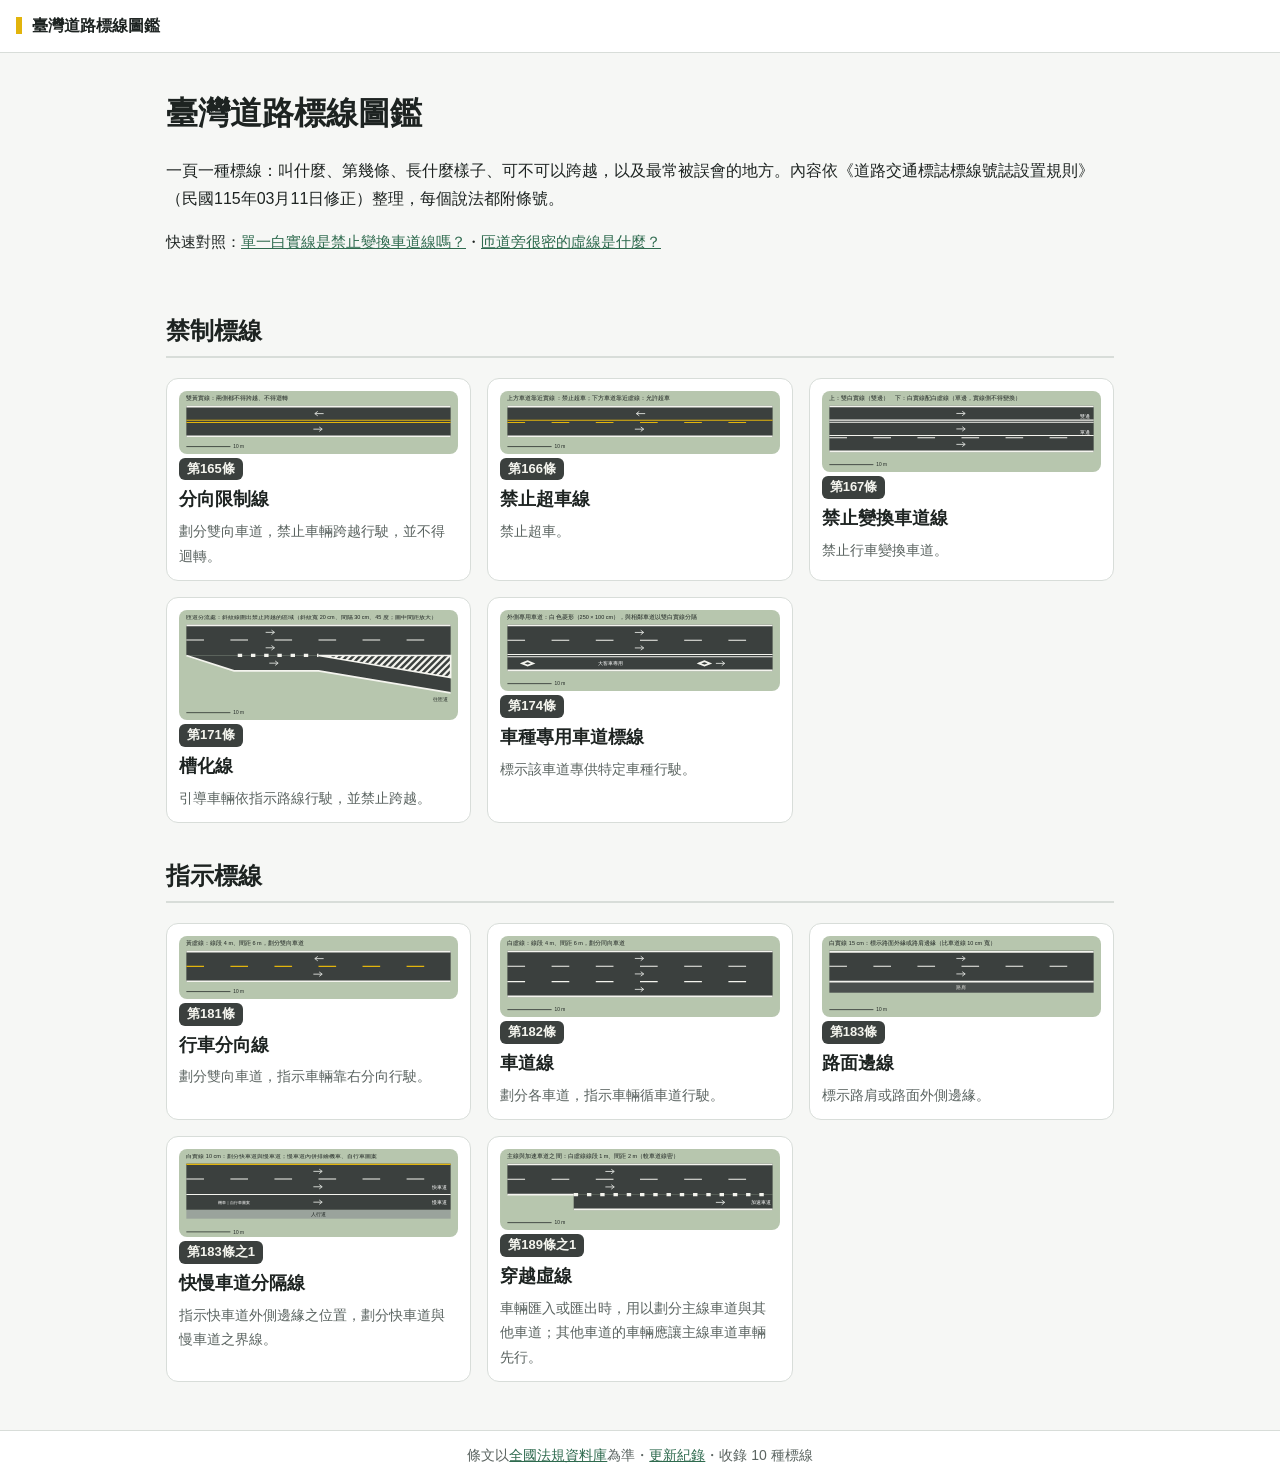
<file: index.html>
<!doctype html>
<html lang="zh-Hant-TW">
<head>
<meta charset="utf-8">
<meta name="viewport" content="width=device-width, initial-scale=1">
<title>臺灣道路標線圖鑑</title>
<meta name="description" content="依《道路交通標誌標線號誌設置規則》整理的道路標線圖鑑，每頁一種標線，附條號、示意圖與常見誤解。">
<link rel="stylesheet" href="assets/style.css">
</head>
<body>
<header class="site"><a class="brand" href="index.html">臺灣道路標線圖鑑</a></header>
<main>
<section class="hero"><h1>臺灣道路標線圖鑑</h1>
<p>一頁一種標線：叫什麼、第幾條、長什麼樣子、可不可以跨越，以及最常被誤會的地方。內容依《道路交通標誌標線號誌設置規則》（民國115年03月11日修正）整理，每個說法都附條號。</p>
<p class="quick">快速對照：<a href="markings/167-jinzhi-bianhuan.html">單一白實線是禁止變換車道線嗎？</a>・<a href="markings/189-1-chuanyue-xu.html">匝道旁很密的虛線是什麼？</a></p></section>
<section class="group" id="禁制標線"><h2>禁制標線</h2><div class="grid"><a class="card" href="markings/165-fenxiang-xianzhi.html" data-group="禁制標線"><img src="assets/diagrams/165-fenxiang-xianzhi.svg" alt=""><span class="badge">第165條</span><strong>分向限制線</strong><span class="sum">劃分雙向車道，禁止車輛跨越行駛，並不得迴轉。</span></a><a class="card" href="markings/166-jinzhi-chaoche.html" data-group="禁制標線"><img src="assets/diagrams/166-jinzhi-chaoche.svg" alt=""><span class="badge">第166條</span><strong>禁止超車線</strong><span class="sum">禁止超車。</span></a><a class="card" href="markings/167-jinzhi-bianhuan.html" data-group="禁制標線"><img src="assets/diagrams/167-jinzhi-bianhuan.svg" alt=""><span class="badge">第167條</span><strong>禁止變換車道線</strong><span class="sum">禁止行車變換車道。</span></a><a class="card" href="markings/171-caohua.html" data-group="禁制標線"><img src="assets/diagrams/171-caohua.svg" alt=""><span class="badge">第171條</span><strong>槽化線</strong><span class="sum">引導車輛依指示路線行駛，並禁止跨越。</span></a><a class="card" href="markings/174-chezhong-zhuanyong.html" data-group="禁制標線"><img src="assets/diagrams/174-chezhong-zhuanyong.svg" alt=""><span class="badge">第174條</span><strong>車種專用車道標線</strong><span class="sum">標示該車道專供特定車種行駛。</span></a></div></section><section class="group" id="指示標線"><h2>指示標線</h2><div class="grid"><a class="card" href="markings/181-xingche-fenxiang.html" data-group="指示標線"><img src="assets/diagrams/181-xingche-fenxiang.svg" alt=""><span class="badge">第181條</span><strong>行車分向線</strong><span class="sum">劃分雙向車道，指示車輛靠右分向行駛。</span></a><a class="card" href="markings/182-chedao.html" data-group="指示標線"><img src="assets/diagrams/182-chedao.svg" alt=""><span class="badge">第182條</span><strong>車道線</strong><span class="sum">劃分各車道，指示車輛循車道行駛。</span></a><a class="card" href="markings/183-lumian-bian.html" data-group="指示標線"><img src="assets/diagrams/183-lumian-bian.svg" alt=""><span class="badge">第183條</span><strong>路面邊線</strong><span class="sum">標示路肩或路面外側邊緣。</span></a><a class="card" href="markings/183-1-kuaiman-fenge.html" data-group="指示標線"><img src="assets/diagrams/183-1-kuaiman-fenge.svg" alt=""><span class="badge">第183條之1</span><strong>快慢車道分隔線</strong><span class="sum">指示快車道外側邊緣之位置，劃分快車道與慢車道之界線。</span></a><a class="card" href="markings/189-1-chuanyue-xu.html" data-group="指示標線"><img src="assets/diagrams/189-1-chuanyue-xu.svg" alt=""><span class="badge">第189條之1</span><strong>穿越虛線</strong><span class="sum">車輛匯入或匯出時，用以劃分主線車道與其他車道；其他車道的車輛應讓主線車道車輛先行。</span></a></div></section>
</main>
<footer class="site">條文以<a href="https://law.moj.gov.tw/LawClass/LawAll.aspx?pcode=K0040014">全國法規資料庫</a>為準・<a href="changelog.html">更新紀錄</a>・收錄 10 種標線</footer>
</body>
</html>
</file>
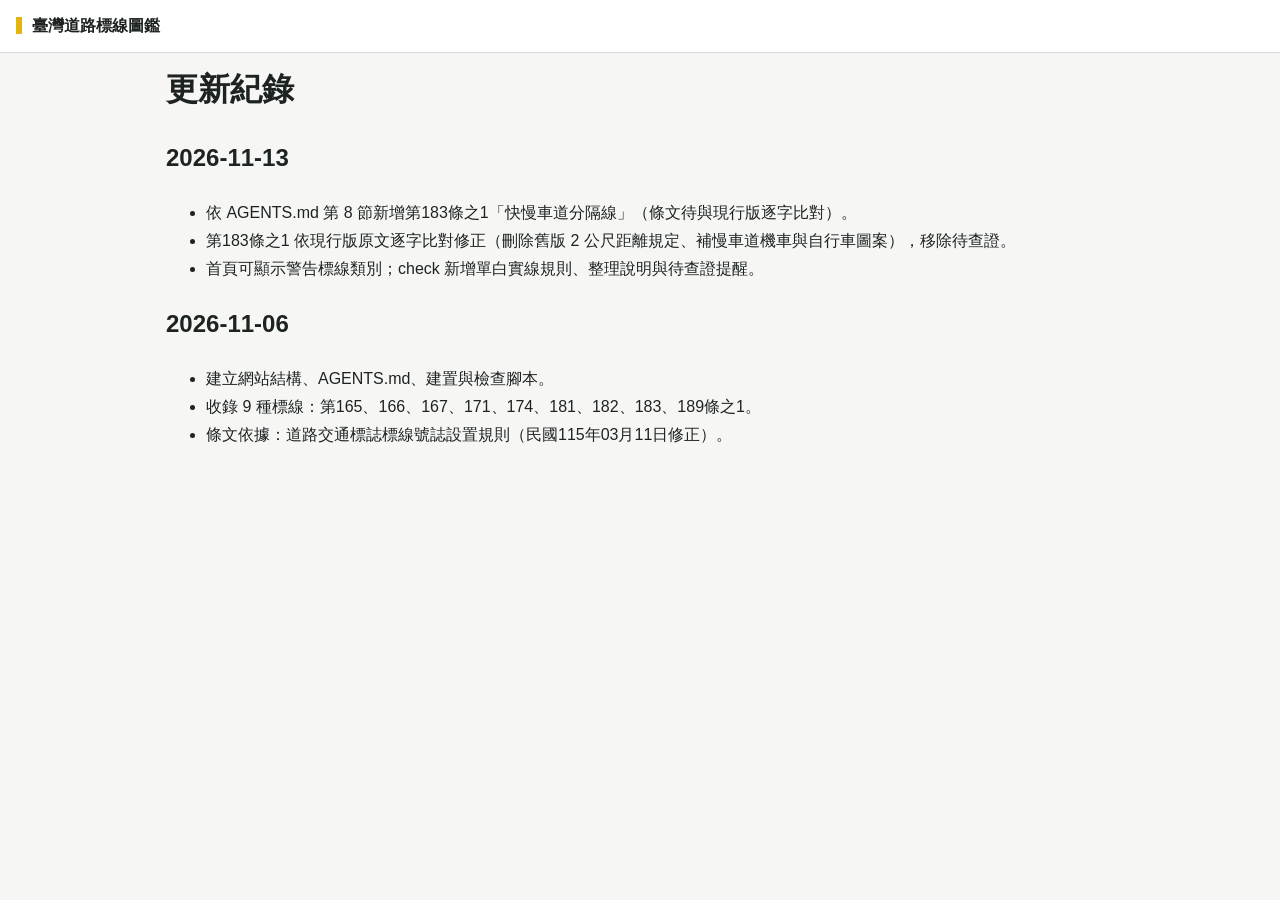
<file: changelog.html>
<!doctype html>
<html lang="zh-Hant-TW">
<head>
<meta charset="utf-8">
<meta name="viewport" content="width=device-width, initial-scale=1">
<title>更新紀錄｜臺灣道路標線圖鑑</title>
<meta name="description" content="依《道路交通標誌標線號誌設置規則》整理的道路標線圖鑑，每頁一種標線，附條號、示意圖與常見誤解。">
<link rel="stylesheet" href="assets/style.css">
</head>
<body>
<header class="site"><a class="brand" href="index.html">臺灣道路標線圖鑑</a></header>
<main class="page"><h1>更新紀錄</h1><ul></ul><h2>2026-11-13</h2><ul><li>依 AGENTS.md 第 8 節新增第183條之1「快慢車道分隔線」（條文待與現行版逐字比對）。</li><li>第183條之1 依現行版原文逐字比對修正（刪除舊版 2 公尺距離規定、補慢車道機車與自行車圖案），移除待查證。</li><li>首頁可顯示警告標線類別；check 新增單白實線規則、整理說明與待查證提醒。</li></ul><h2>2026-11-06</h2><ul><li>建立網站結構、AGENTS.md、建置與檢查腳本。</li><li>收錄 9 種標線：第165、166、167、171、174、181、182、183、189條之1。</li><li>條文依據：道路交通標誌標線號誌設置規則（民國115年03月11日修正）。</li></ul></main></body></html>
</file>
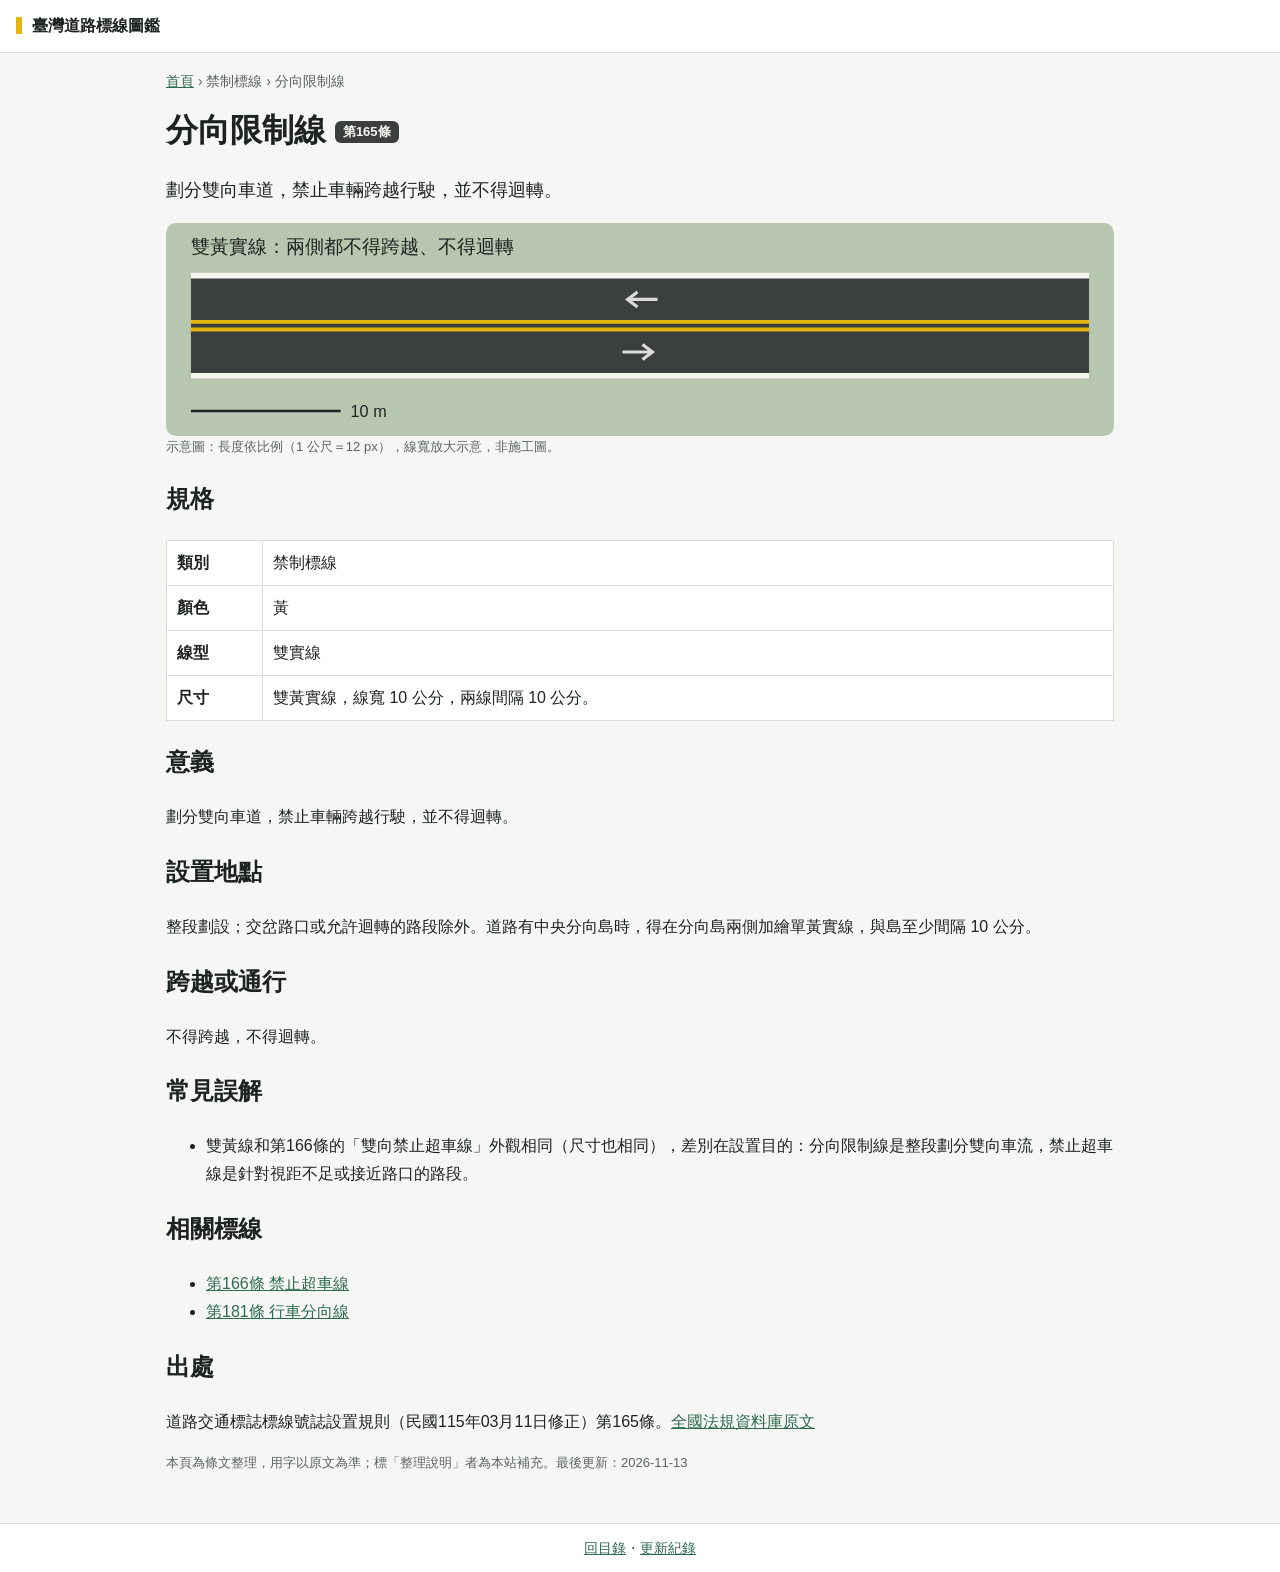
<file: markings/165-fenxiang-xianzhi.html>
<!doctype html>
<html lang="zh-Hant-TW">
<head>
<meta charset="utf-8">
<meta name="viewport" content="width=device-width, initial-scale=1">
<title>分向限制線｜臺灣道路標線圖鑑</title>
<meta name="description" content="第165條 分向限制線：劃分雙向車道，禁止車輛跨越行駛，並不得迴轉。">
<link rel="stylesheet" href="../assets/style.css">
</head>
<body>
<header class="site"><a class="brand" href="../index.html">臺灣道路標線圖鑑</a></header>
<main class="page" data-id="165">
<nav class="crumb"><a href="../index.html">首頁</a> › 禁制標線 › 分向限制線</nav>
<h1>分向限制線 <span class="badge">第165條</span></h1>
<p class="lead">劃分雙向車道，禁止車輛跨越行駛，並不得迴轉。</p>

<figure id="diagram"><img src="../assets/diagrams/165-fenxiang-xianzhi.svg" alt="分向限制線示意圖" width="760">
<figcaption>示意圖：長度依比例（1 公尺＝12 px），線寬放大示意，非施工圖。</figcaption></figure>
<section id="spec"><h2>規格</h2>
<table><tr><th>類別</th><td>禁制標線</td></tr><tr><th>顏色</th><td>黃</td></tr>
<tr><th>線型</th><td>雙實線</td></tr><tr><th>尺寸</th><td>雙黃實線，線寬 10 公分，兩線間隔 10 公分。</td></tr></table></section>
<section id="meaning"><h2>意義</h2><p>劃分雙向車道，禁止車輛跨越行駛，並不得迴轉。</p></section>
<section id="where"><h2>設置地點</h2><p>整段劃設；交岔路口或允許迴轉的路段除外。道路有中央分向島時，得在分向島兩側加繪單黃實線，與島至少間隔 10 公分。</p></section>
<section id="crossing"><h2>跨越或通行</h2><p>不得跨越，不得迴轉。</p></section>
<section id="misread"><h2>常見誤解</h2><ul><li>雙黃線和第166條的「雙向禁止超車線」外觀相同（尺寸也相同），差別在設置目的：分向限制線是整段劃分雙向車流，禁止超車線是針對視距不足或接近路口的路段。</li></ul></section>
<section id="related"><h2>相關標線</h2><ul><li><a href="166-jinzhi-chaoche.html">第166條 禁止超車線</a></li><li><a href="181-xingche-fenxiang.html">第181條 行車分向線</a></li></ul></section>
<section id="source"><h2>出處</h2><p>道路交通標誌標線號誌設置規則（民國115年03月11日修正）第165條。<a href="https://law.moj.gov.tw/LawClass/LawAll.aspx?pcode=K0040014">全國法規資料庫原文</a></p>
<p class="note">本頁為條文整理，用字以原文為準；標「整理說明」者為本站補充。最後更新：2026-11-13</p></section>
</main>
<footer class="site"><a href="../index.html">回目錄</a>・<a href="../changelog.html">更新紀錄</a></footer>
</body>
</html>
</file>
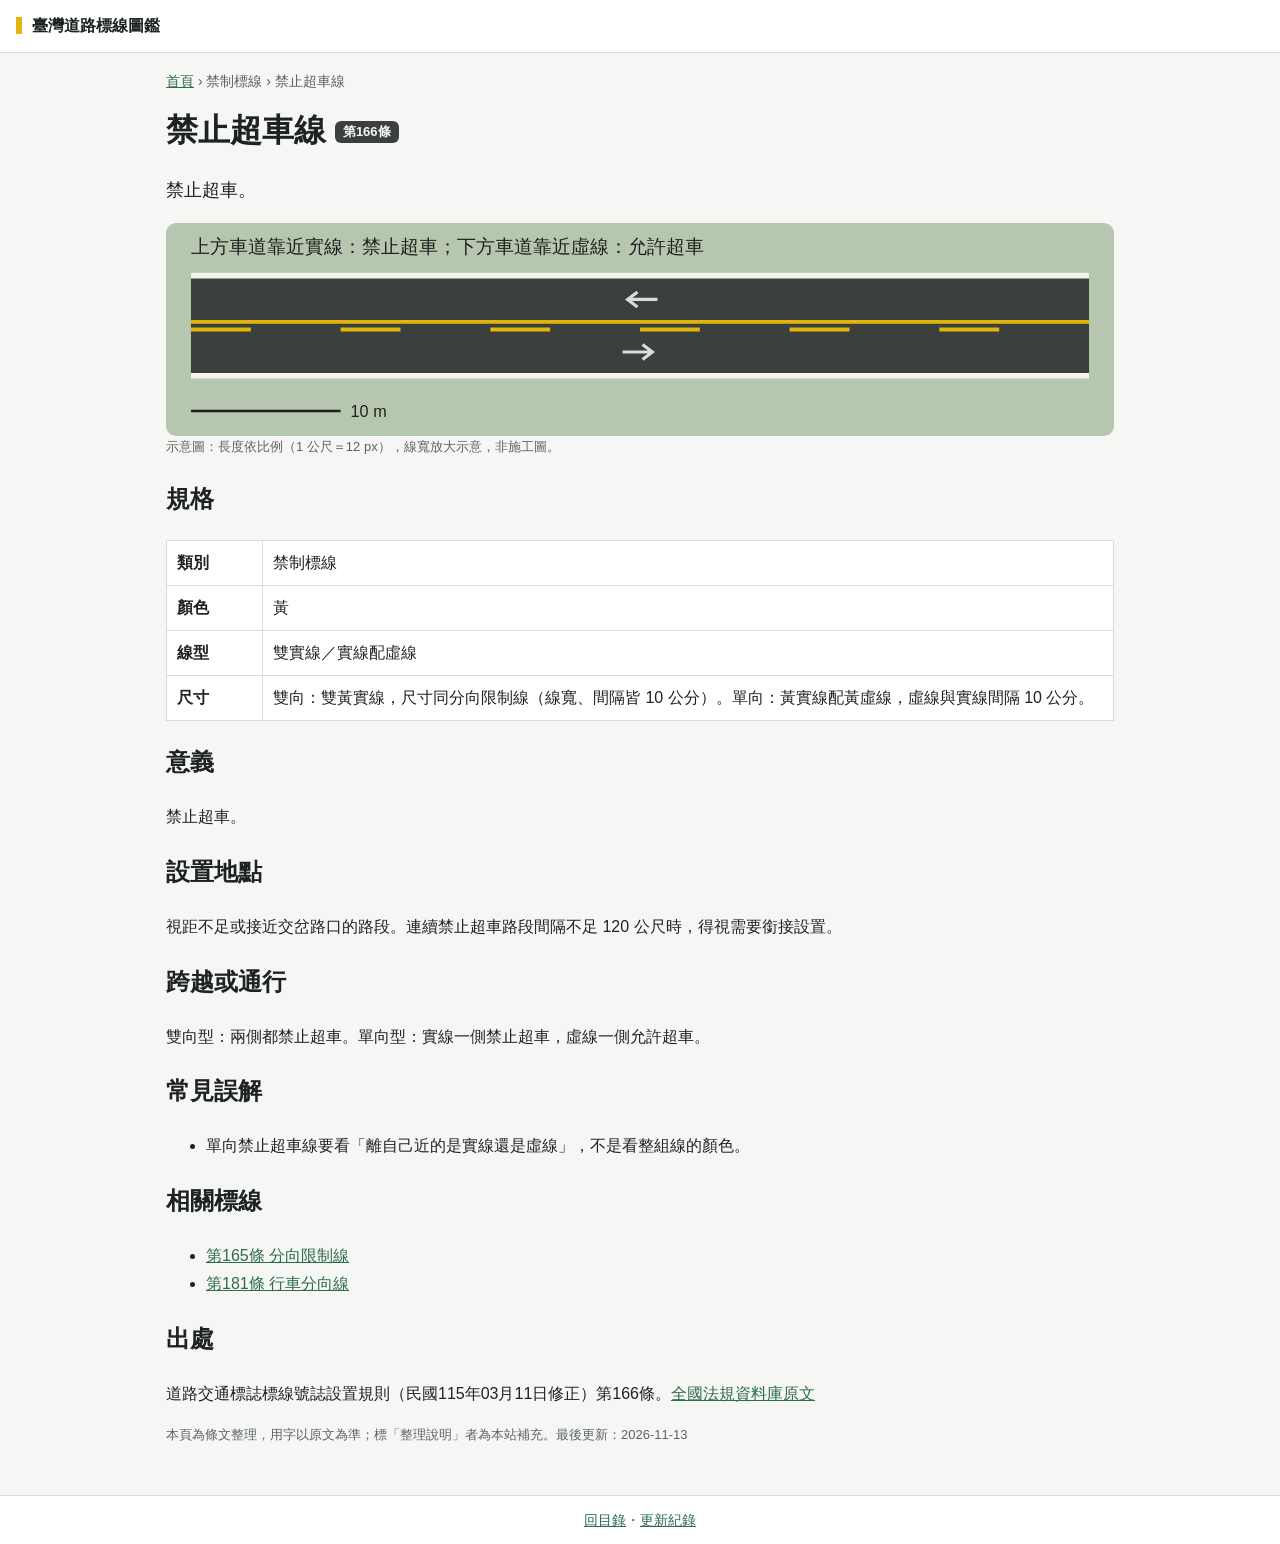
<file: markings/166-jinzhi-chaoche.html>
<!doctype html>
<html lang="zh-Hant-TW">
<head>
<meta charset="utf-8">
<meta name="viewport" content="width=device-width, initial-scale=1">
<title>禁止超車線｜臺灣道路標線圖鑑</title>
<meta name="description" content="第166條 禁止超車線：禁止超車。">
<link rel="stylesheet" href="../assets/style.css">
</head>
<body>
<header class="site"><a class="brand" href="../index.html">臺灣道路標線圖鑑</a></header>
<main class="page" data-id="166">
<nav class="crumb"><a href="../index.html">首頁</a> › 禁制標線 › 禁止超車線</nav>
<h1>禁止超車線 <span class="badge">第166條</span></h1>
<p class="lead">禁止超車。</p>

<figure id="diagram"><img src="../assets/diagrams/166-jinzhi-chaoche.svg" alt="禁止超車線示意圖" width="760">
<figcaption>示意圖：長度依比例（1 公尺＝12 px），線寬放大示意，非施工圖。</figcaption></figure>
<section id="spec"><h2>規格</h2>
<table><tr><th>類別</th><td>禁制標線</td></tr><tr><th>顏色</th><td>黃</td></tr>
<tr><th>線型</th><td>雙實線／實線配虛線</td></tr><tr><th>尺寸</th><td>雙向：雙黃實線，尺寸同分向限制線（線寬、間隔皆 10 公分）。單向：黃實線配黃虛線，虛線與實線間隔 10 公分。</td></tr></table></section>
<section id="meaning"><h2>意義</h2><p>禁止超車。</p></section>
<section id="where"><h2>設置地點</h2><p>視距不足或接近交岔路口的路段。連續禁止超車路段間隔不足 120 公尺時，得視需要銜接設置。</p></section>
<section id="crossing"><h2>跨越或通行</h2><p>雙向型：兩側都禁止超車。單向型：實線一側禁止超車，虛線一側允許超車。</p></section>
<section id="misread"><h2>常見誤解</h2><ul><li>單向禁止超車線要看「離自己近的是實線還是虛線」，不是看整組線的顏色。</li></ul></section>
<section id="related"><h2>相關標線</h2><ul><li><a href="165-fenxiang-xianzhi.html">第165條 分向限制線</a></li><li><a href="181-xingche-fenxiang.html">第181條 行車分向線</a></li></ul></section>
<section id="source"><h2>出處</h2><p>道路交通標誌標線號誌設置規則（民國115年03月11日修正）第166條。<a href="https://law.moj.gov.tw/LawClass/LawAll.aspx?pcode=K0040014">全國法規資料庫原文</a></p>
<p class="note">本頁為條文整理，用字以原文為準；標「整理說明」者為本站補充。最後更新：2026-11-13</p></section>
</main>
<footer class="site"><a href="../index.html">回目錄</a>・<a href="../changelog.html">更新紀錄</a></footer>
</body>
</html>
</file>
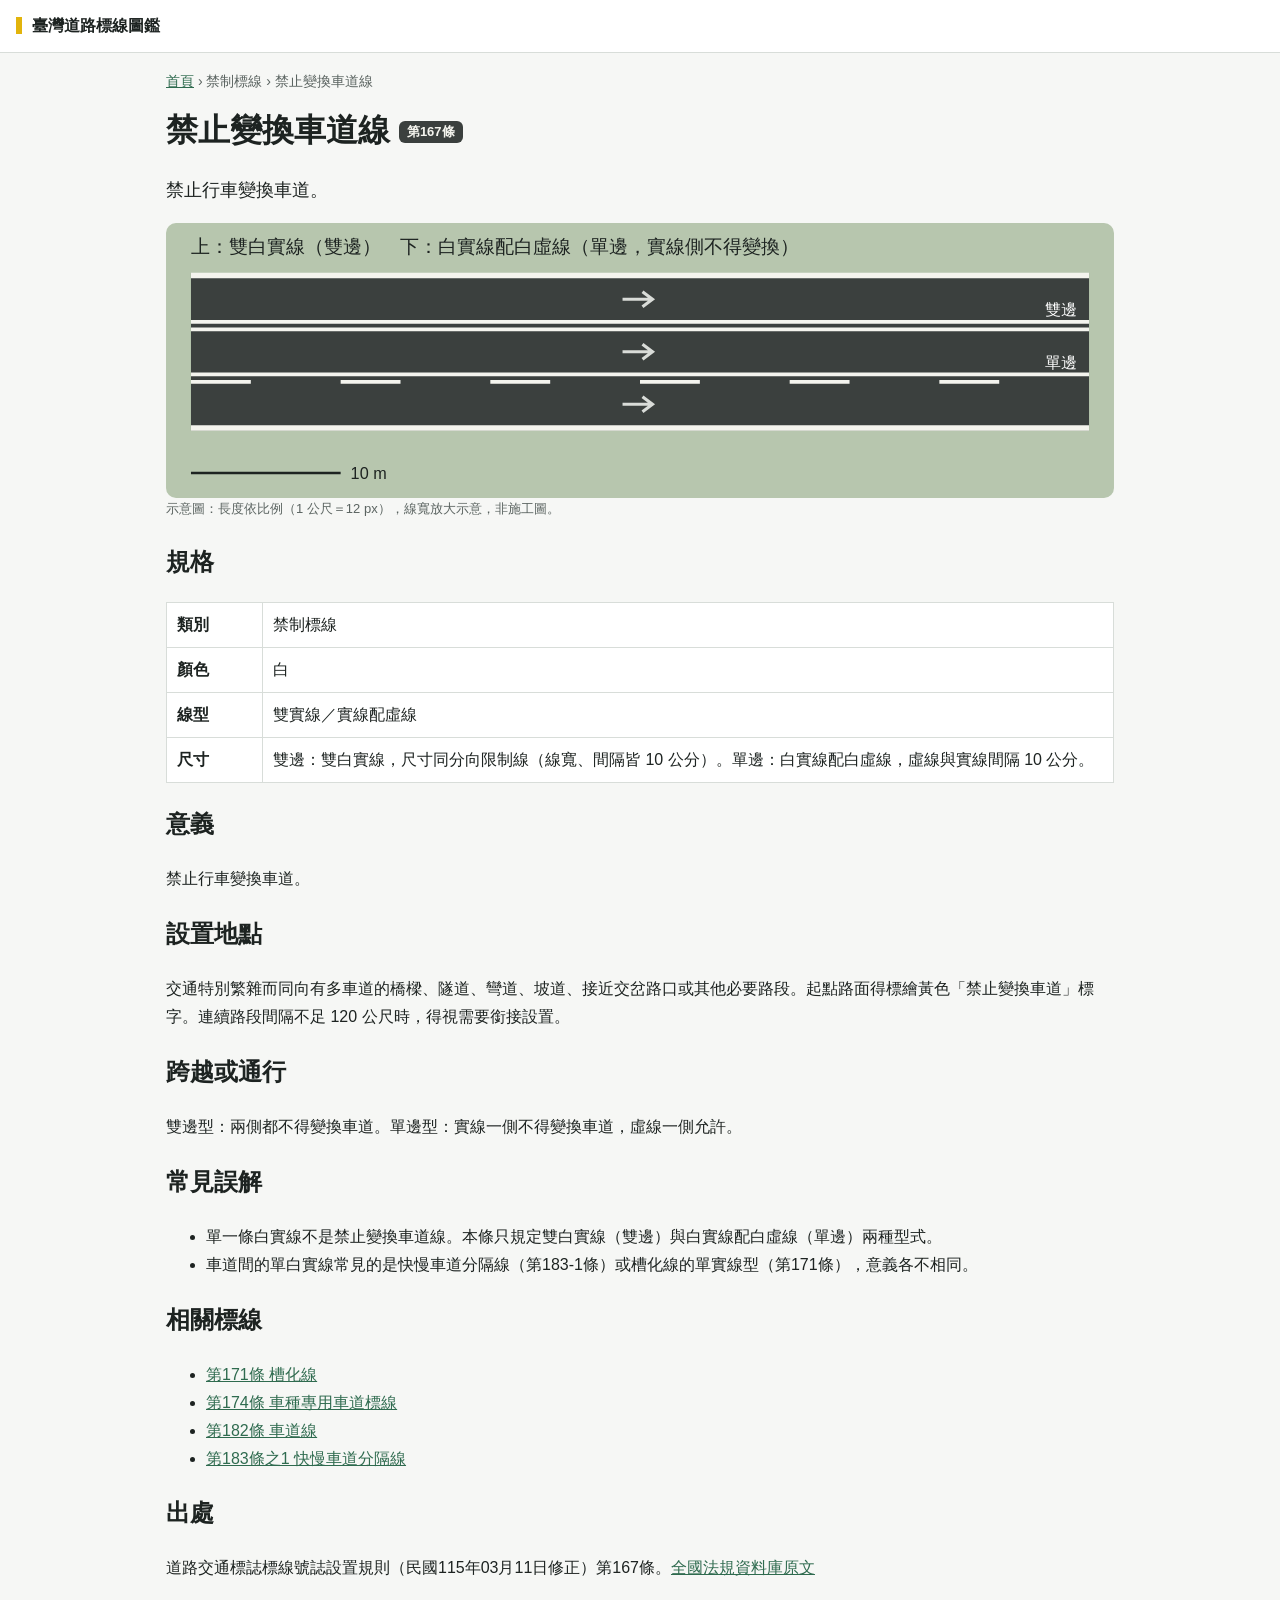
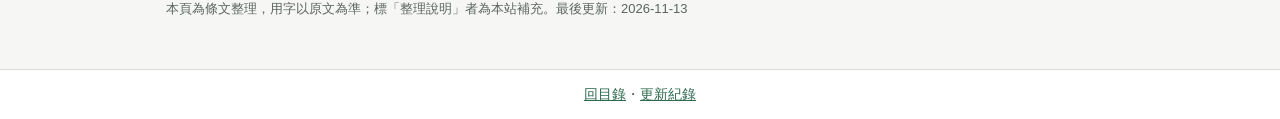
<file: markings/167-jinzhi-bianhuan.html>
<!doctype html>
<html lang="zh-Hant-TW">
<head>
<meta charset="utf-8">
<meta name="viewport" content="width=device-width, initial-scale=1">
<title>禁止變換車道線｜臺灣道路標線圖鑑</title>
<meta name="description" content="第167條 禁止變換車道線：禁止行車變換車道。">
<link rel="stylesheet" href="../assets/style.css">
</head>
<body>
<header class="site"><a class="brand" href="../index.html">臺灣道路標線圖鑑</a></header>
<main class="page" data-id="167">
<nav class="crumb"><a href="../index.html">首頁</a> › 禁制標線 › 禁止變換車道線</nav>
<h1>禁止變換車道線 <span class="badge">第167條</span></h1>
<p class="lead">禁止行車變換車道。</p>

<figure id="diagram"><img src="../assets/diagrams/167-jinzhi-bianhuan.svg" alt="禁止變換車道線示意圖" width="760">
<figcaption>示意圖：長度依比例（1 公尺＝12 px），線寬放大示意，非施工圖。</figcaption></figure>
<section id="spec"><h2>規格</h2>
<table><tr><th>類別</th><td>禁制標線</td></tr><tr><th>顏色</th><td>白</td></tr>
<tr><th>線型</th><td>雙實線／實線配虛線</td></tr><tr><th>尺寸</th><td>雙邊：雙白實線，尺寸同分向限制線（線寬、間隔皆 10 公分）。單邊：白實線配白虛線，虛線與實線間隔 10 公分。</td></tr></table></section>
<section id="meaning"><h2>意義</h2><p>禁止行車變換車道。</p></section>
<section id="where"><h2>設置地點</h2><p>交通特別繁雜而同向有多車道的橋樑、隧道、彎道、坡道、接近交岔路口或其他必要路段。起點路面得標繪黃色「禁止變換車道」標字。連續路段間隔不足 120 公尺時，得視需要銜接設置。</p></section>
<section id="crossing"><h2>跨越或通行</h2><p>雙邊型：兩側都不得變換車道。單邊型：實線一側不得變換車道，虛線一側允許。</p></section>
<section id="misread"><h2>常見誤解</h2><ul><li>單一條白實線不是禁止變換車道線。本條只規定雙白實線（雙邊）與白實線配白虛線（單邊）兩種型式。</li><li>車道間的單白實線常見的是快慢車道分隔線（第183-1條）或槽化線的單實線型（第171條），意義各不相同。</li></ul></section>
<section id="related"><h2>相關標線</h2><ul><li><a href="171-caohua.html">第171條 槽化線</a></li><li><a href="174-chezhong-zhuanyong.html">第174條 車種專用車道標線</a></li><li><a href="182-chedao.html">第182條 車道線</a></li><li><a href="183-1-kuaiman-fenge.html">第183條之1 快慢車道分隔線</a></li></ul></section>
<section id="source"><h2>出處</h2><p>道路交通標誌標線號誌設置規則（民國115年03月11日修正）第167條。<a href="https://law.moj.gov.tw/LawClass/LawAll.aspx?pcode=K0040014">全國法規資料庫原文</a></p>
<p class="note">本頁為條文整理，用字以原文為準；標「整理說明」者為本站補充。最後更新：2026-11-13</p></section>
</main>
<footer class="site"><a href="../index.html">回目錄</a>・<a href="../changelog.html">更新紀錄</a></footer>
</body>
</html>
</file>
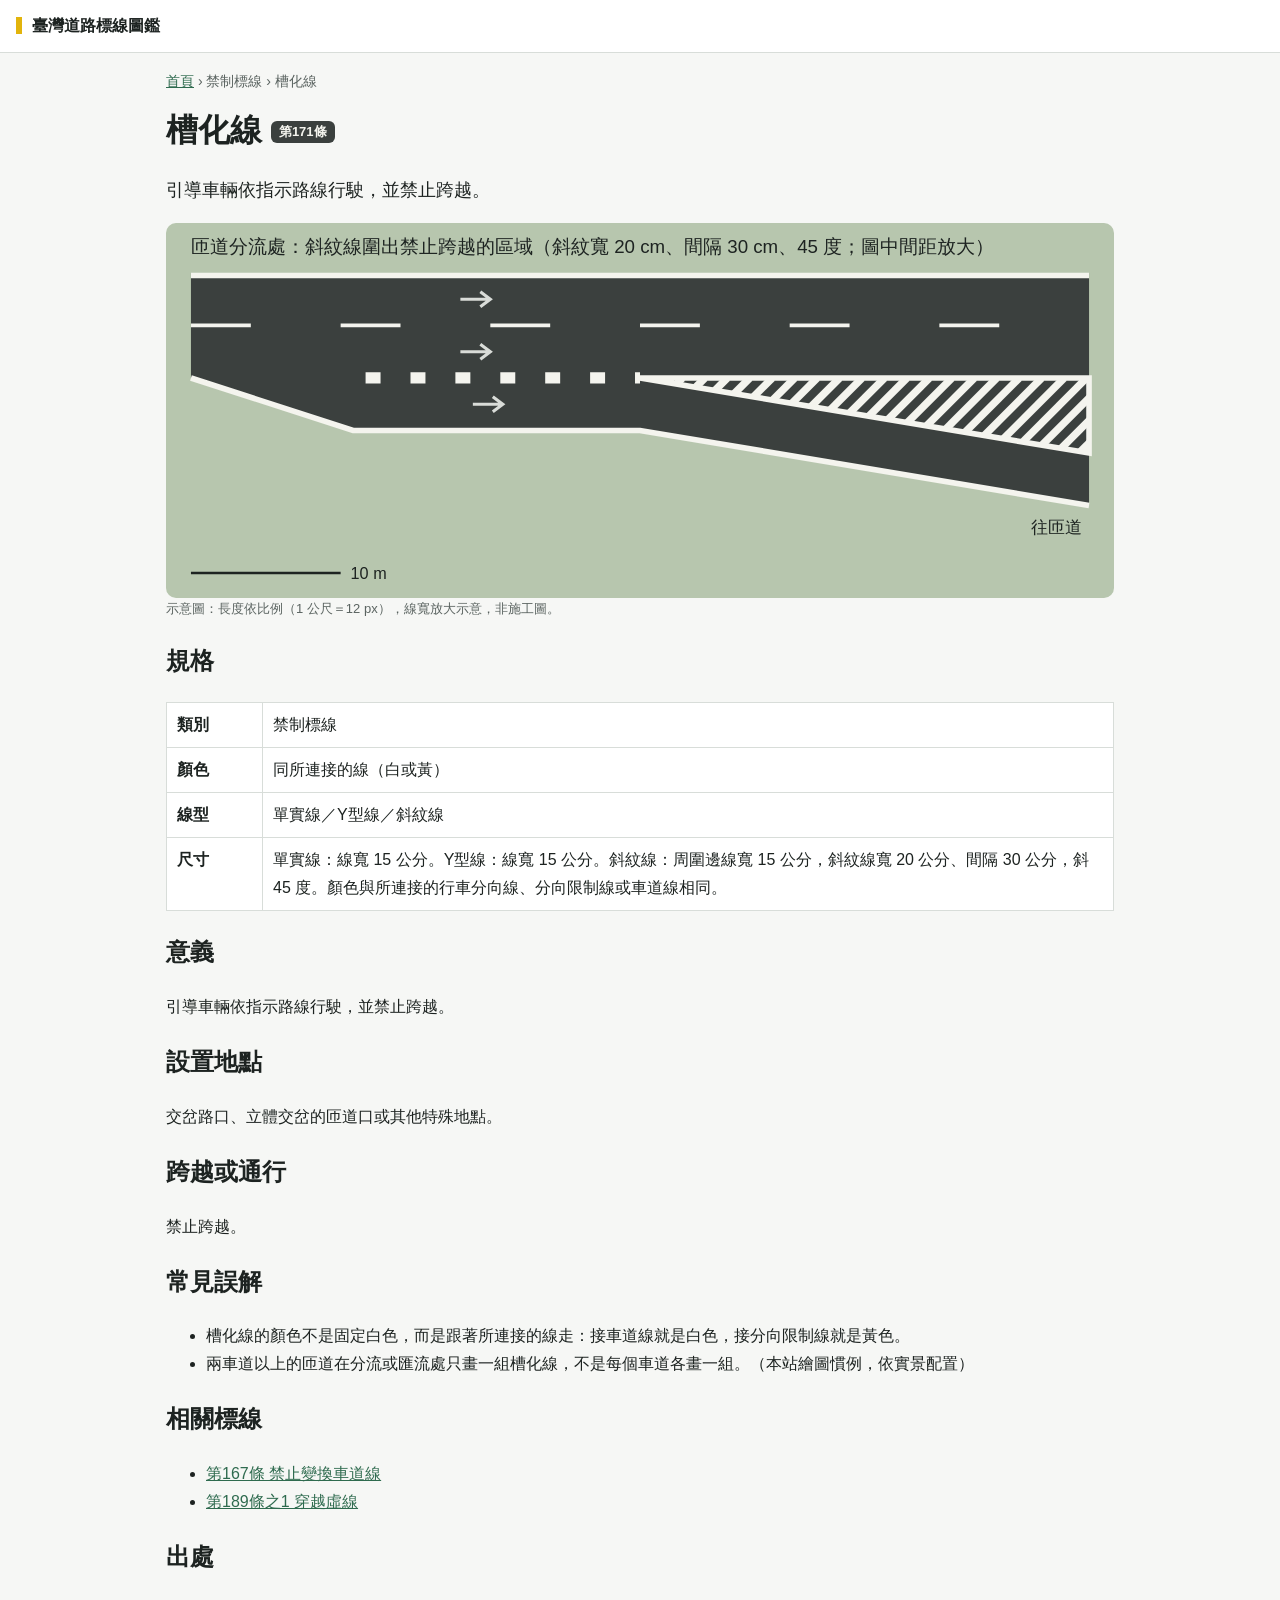
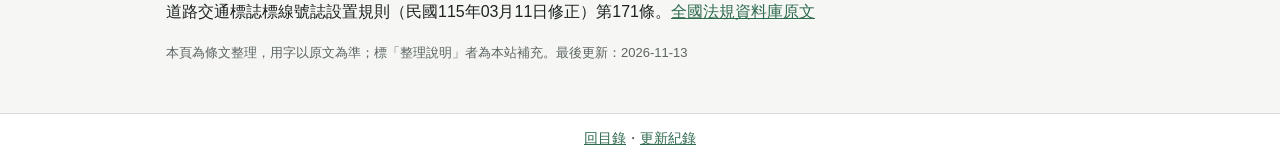
<file: markings/171-caohua.html>
<!doctype html>
<html lang="zh-Hant-TW">
<head>
<meta charset="utf-8">
<meta name="viewport" content="width=device-width, initial-scale=1">
<title>槽化線｜臺灣道路標線圖鑑</title>
<meta name="description" content="第171條 槽化線：引導車輛依指示路線行駛，並禁止跨越。">
<link rel="stylesheet" href="../assets/style.css">
</head>
<body>
<header class="site"><a class="brand" href="../index.html">臺灣道路標線圖鑑</a></header>
<main class="page" data-id="171">
<nav class="crumb"><a href="../index.html">首頁</a> › 禁制標線 › 槽化線</nav>
<h1>槽化線 <span class="badge">第171條</span></h1>
<p class="lead">引導車輛依指示路線行駛，並禁止跨越。</p>

<figure id="diagram"><img src="../assets/diagrams/171-caohua.svg" alt="槽化線示意圖" width="760">
<figcaption>示意圖：長度依比例（1 公尺＝12 px），線寬放大示意，非施工圖。</figcaption></figure>
<section id="spec"><h2>規格</h2>
<table><tr><th>類別</th><td>禁制標線</td></tr><tr><th>顏色</th><td>同所連接的線（白或黃）</td></tr>
<tr><th>線型</th><td>單實線／Y型線／斜紋線</td></tr><tr><th>尺寸</th><td>單實線：線寬 15 公分。Y型線：線寬 15 公分。斜紋線：周圍邊線寬 15 公分，斜紋線寬 20 公分、間隔 30 公分，斜 45 度。顏色與所連接的行車分向線、分向限制線或車道線相同。</td></tr></table></section>
<section id="meaning"><h2>意義</h2><p>引導車輛依指示路線行駛，並禁止跨越。</p></section>
<section id="where"><h2>設置地點</h2><p>交岔路口、立體交岔的匝道口或其他特殊地點。</p></section>
<section id="crossing"><h2>跨越或通行</h2><p>禁止跨越。</p></section>
<section id="misread"><h2>常見誤解</h2><ul><li>槽化線的顏色不是固定白色，而是跟著所連接的線走：接車道線就是白色，接分向限制線就是黃色。</li><li>兩車道以上的匝道在分流或匯流處只畫一組槽化線，不是每個車道各畫一組。（本站繪圖慣例，依實景配置）</li></ul></section>
<section id="related"><h2>相關標線</h2><ul><li><a href="167-jinzhi-bianhuan.html">第167條 禁止變換車道線</a></li><li><a href="189-1-chuanyue-xu.html">第189條之1 穿越虛線</a></li></ul></section>
<section id="source"><h2>出處</h2><p>道路交通標誌標線號誌設置規則（民國115年03月11日修正）第171條。<a href="https://law.moj.gov.tw/LawClass/LawAll.aspx?pcode=K0040014">全國法規資料庫原文</a></p>
<p class="note">本頁為條文整理，用字以原文為準；標「整理說明」者為本站補充。最後更新：2026-11-13</p></section>
</main>
<footer class="site"><a href="../index.html">回目錄</a>・<a href="../changelog.html">更新紀錄</a></footer>
</body>
</html>
</file>
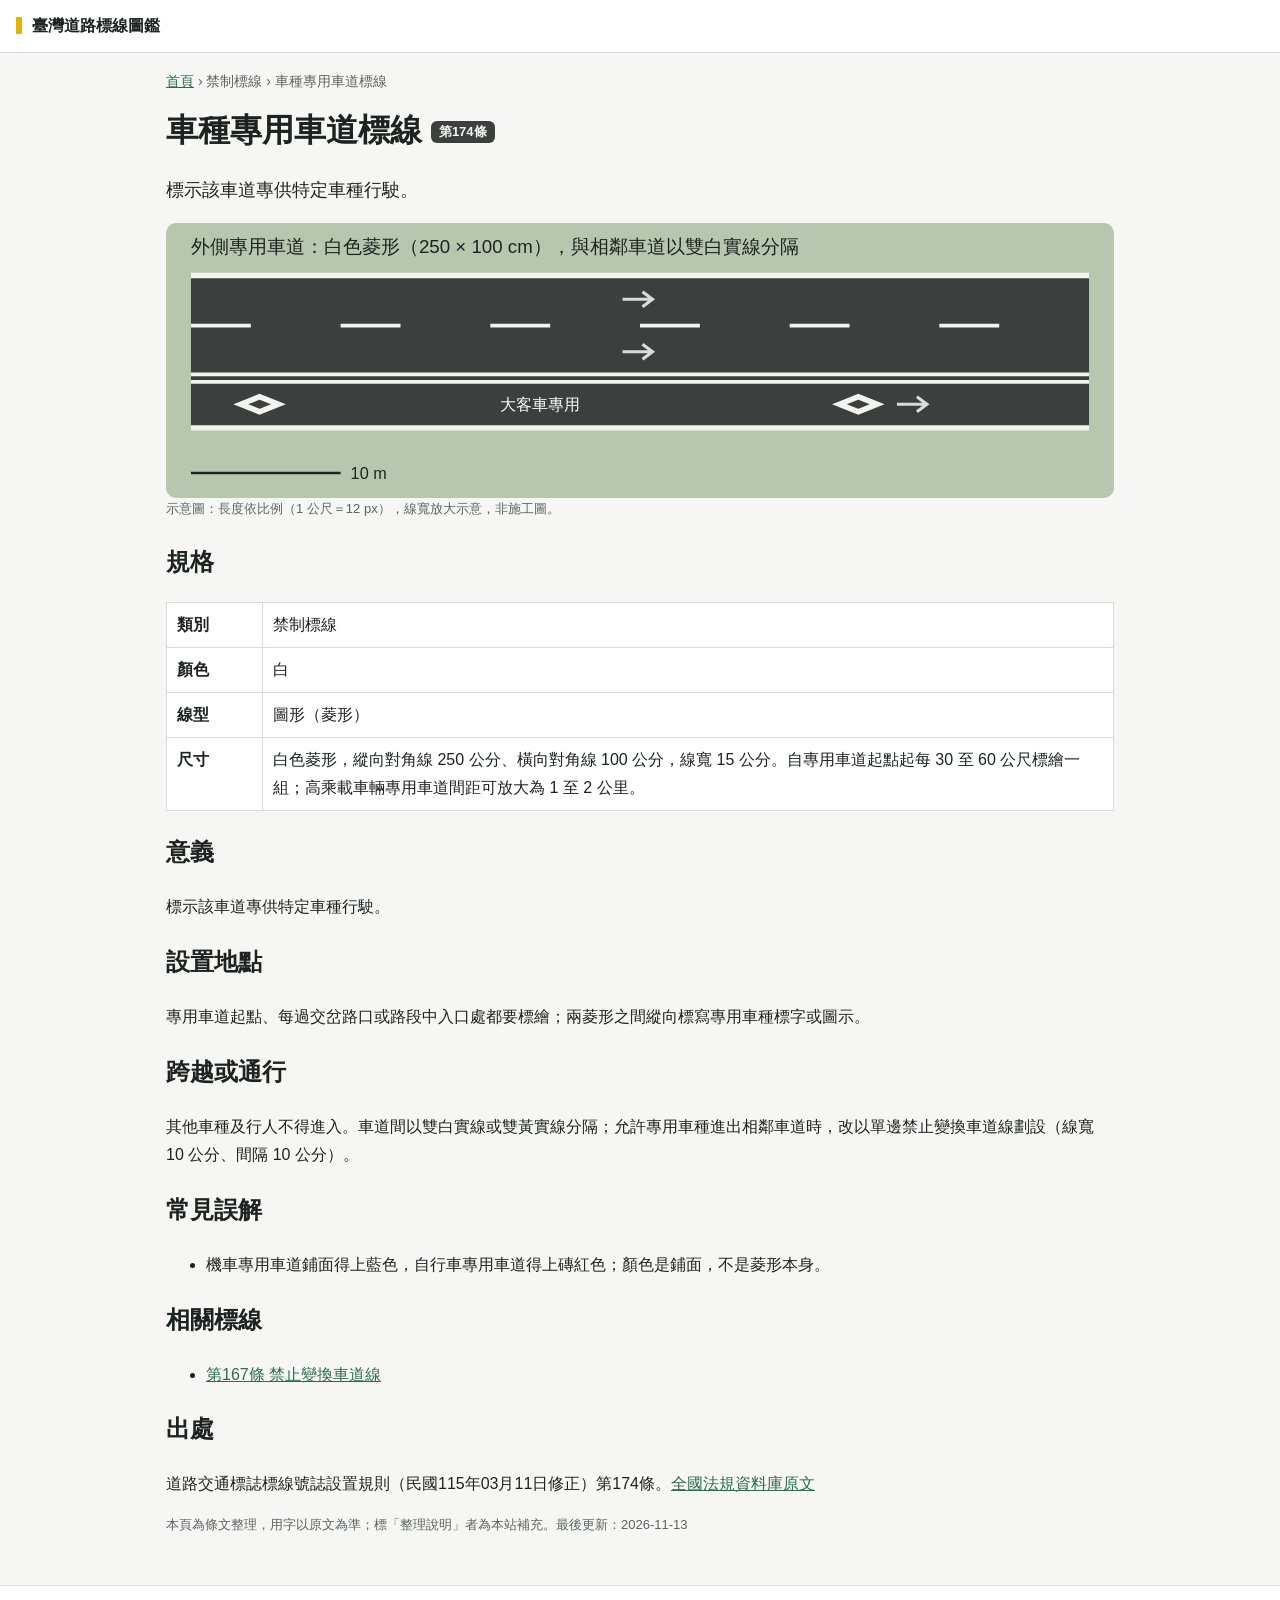
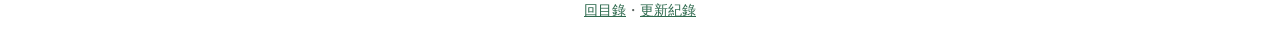
<file: markings/174-chezhong-zhuanyong.html>
<!doctype html>
<html lang="zh-Hant-TW">
<head>
<meta charset="utf-8">
<meta name="viewport" content="width=device-width, initial-scale=1">
<title>車種專用車道標線｜臺灣道路標線圖鑑</title>
<meta name="description" content="第174條 車種專用車道標線：標示該車道專供特定車種行駛。">
<link rel="stylesheet" href="../assets/style.css">
</head>
<body>
<header class="site"><a class="brand" href="../index.html">臺灣道路標線圖鑑</a></header>
<main class="page" data-id="174">
<nav class="crumb"><a href="../index.html">首頁</a> › 禁制標線 › 車種專用車道標線</nav>
<h1>車種專用車道標線 <span class="badge">第174條</span></h1>
<p class="lead">標示該車道專供特定車種行駛。</p>

<figure id="diagram"><img src="../assets/diagrams/174-chezhong-zhuanyong.svg" alt="車種專用車道標線示意圖" width="760">
<figcaption>示意圖：長度依比例（1 公尺＝12 px），線寬放大示意，非施工圖。</figcaption></figure>
<section id="spec"><h2>規格</h2>
<table><tr><th>類別</th><td>禁制標線</td></tr><tr><th>顏色</th><td>白</td></tr>
<tr><th>線型</th><td>圖形（菱形）</td></tr><tr><th>尺寸</th><td>白色菱形，縱向對角線 250 公分、橫向對角線 100 公分，線寬 15 公分。自專用車道起點起每 30 至 60 公尺標繪一組；高乘載車輛專用車道間距可放大為 1 至 2 公里。</td></tr></table></section>
<section id="meaning"><h2>意義</h2><p>標示該車道專供特定車種行駛。</p></section>
<section id="where"><h2>設置地點</h2><p>專用車道起點、每過交岔路口或路段中入口處都要標繪；兩菱形之間縱向標寫專用車種標字或圖示。</p></section>
<section id="crossing"><h2>跨越或通行</h2><p>其他車種及行人不得進入。車道間以雙白實線或雙黃實線分隔；允許專用車種進出相鄰車道時，改以單邊禁止變換車道線劃設（線寬 10 公分、間隔 10 公分）。</p></section>
<section id="misread"><h2>常見誤解</h2><ul><li>機車專用車道鋪面得上藍色，自行車專用車道得上磚紅色；顏色是鋪面，不是菱形本身。</li></ul></section>
<section id="related"><h2>相關標線</h2><ul><li><a href="167-jinzhi-bianhuan.html">第167條 禁止變換車道線</a></li></ul></section>
<section id="source"><h2>出處</h2><p>道路交通標誌標線號誌設置規則（民國115年03月11日修正）第174條。<a href="https://law.moj.gov.tw/LawClass/LawAll.aspx?pcode=K0040014">全國法規資料庫原文</a></p>
<p class="note">本頁為條文整理，用字以原文為準；標「整理說明」者為本站補充。最後更新：2026-11-13</p></section>
</main>
<footer class="site"><a href="../index.html">回目錄</a>・<a href="../changelog.html">更新紀錄</a></footer>
</body>
</html>
</file>
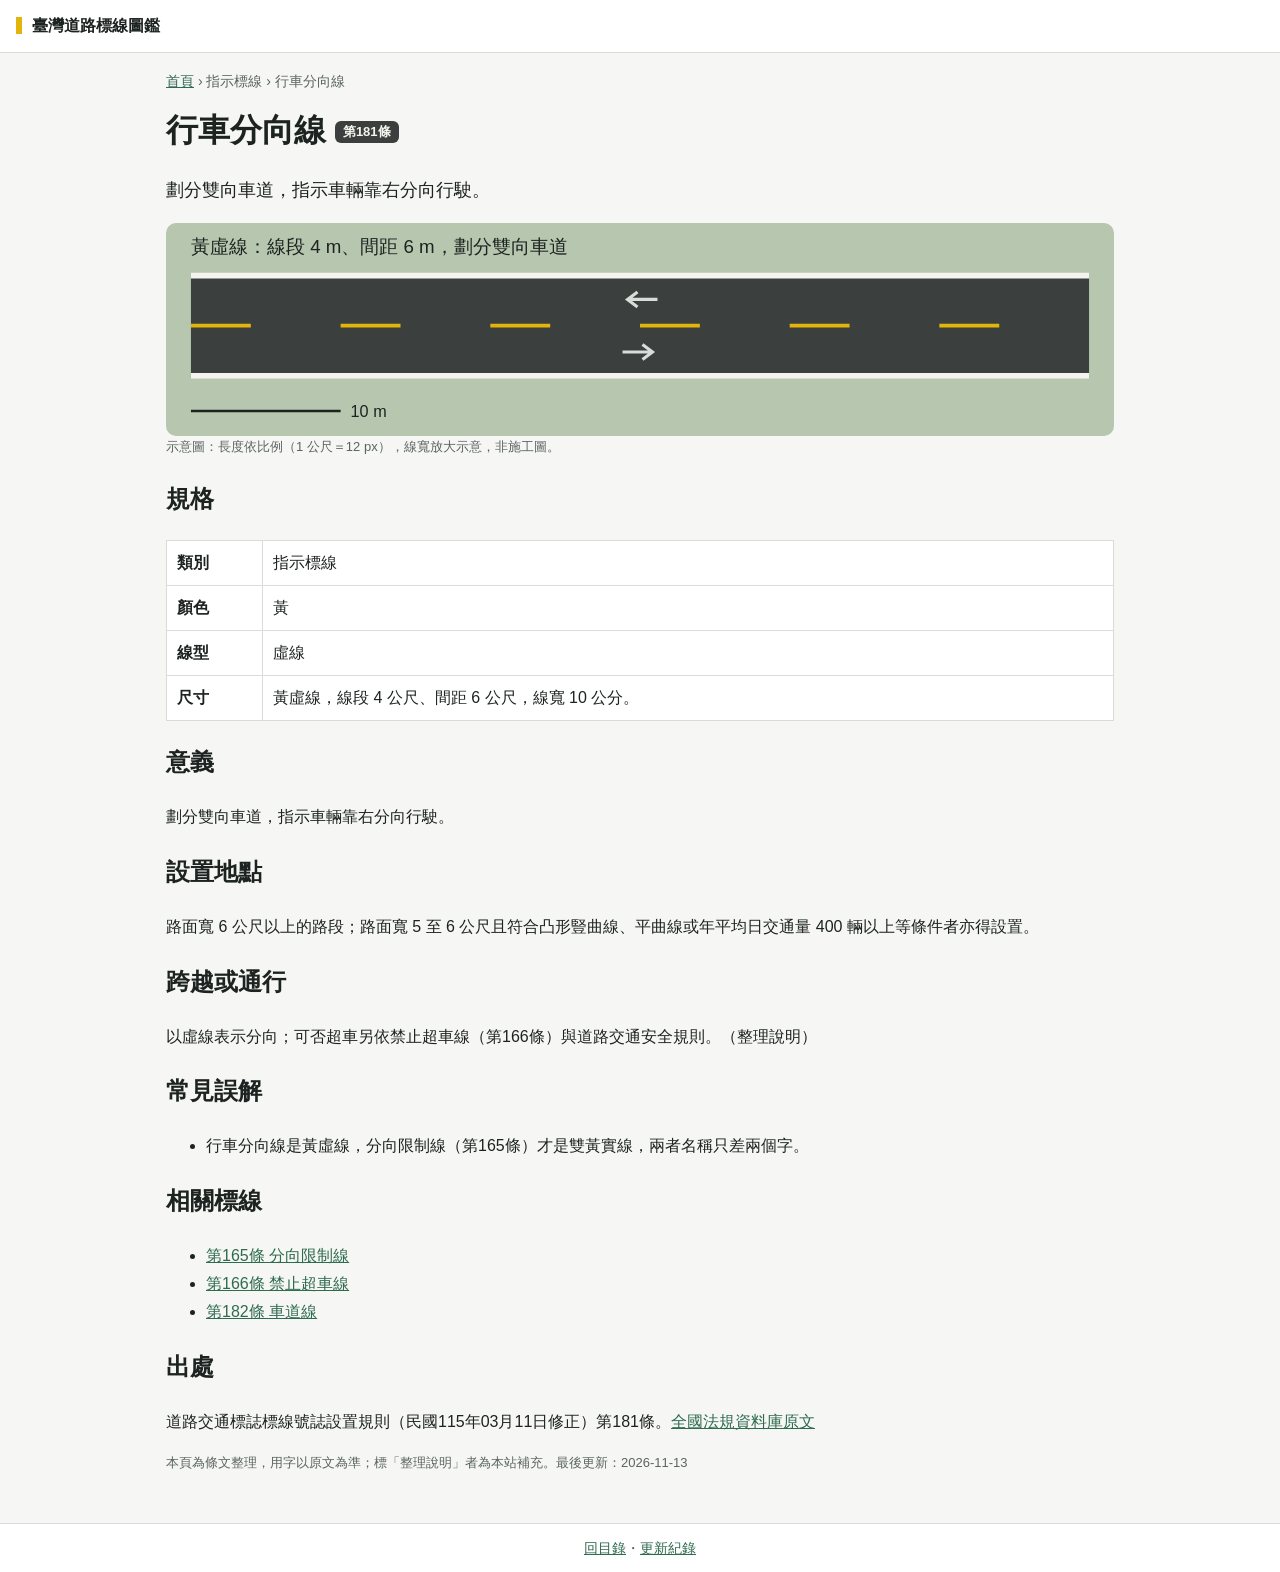
<file: markings/181-xingche-fenxiang.html>
<!doctype html>
<html lang="zh-Hant-TW">
<head>
<meta charset="utf-8">
<meta name="viewport" content="width=device-width, initial-scale=1">
<title>行車分向線｜臺灣道路標線圖鑑</title>
<meta name="description" content="第181條 行車分向線：劃分雙向車道，指示車輛靠右分向行駛。">
<link rel="stylesheet" href="../assets/style.css">
</head>
<body>
<header class="site"><a class="brand" href="../index.html">臺灣道路標線圖鑑</a></header>
<main class="page" data-id="181">
<nav class="crumb"><a href="../index.html">首頁</a> › 指示標線 › 行車分向線</nav>
<h1>行車分向線 <span class="badge">第181條</span></h1>
<p class="lead">劃分雙向車道，指示車輛靠右分向行駛。</p>

<figure id="diagram"><img src="../assets/diagrams/181-xingche-fenxiang.svg" alt="行車分向線示意圖" width="760">
<figcaption>示意圖：長度依比例（1 公尺＝12 px），線寬放大示意，非施工圖。</figcaption></figure>
<section id="spec"><h2>規格</h2>
<table><tr><th>類別</th><td>指示標線</td></tr><tr><th>顏色</th><td>黃</td></tr>
<tr><th>線型</th><td>虛線</td></tr><tr><th>尺寸</th><td>黃虛線，線段 4 公尺、間距 6 公尺，線寬 10 公分。</td></tr></table></section>
<section id="meaning"><h2>意義</h2><p>劃分雙向車道，指示車輛靠右分向行駛。</p></section>
<section id="where"><h2>設置地點</h2><p>路面寬 6 公尺以上的路段；路面寬 5 至 6 公尺且符合凸形豎曲線、平曲線或年平均日交通量 400 輛以上等條件者亦得設置。</p></section>
<section id="crossing"><h2>跨越或通行</h2><p>以虛線表示分向；可否超車另依禁止超車線（第166條）與道路交通安全規則。（整理說明）</p></section>
<section id="misread"><h2>常見誤解</h2><ul><li>行車分向線是黃虛線，分向限制線（第165條）才是雙黃實線，兩者名稱只差兩個字。</li></ul></section>
<section id="related"><h2>相關標線</h2><ul><li><a href="165-fenxiang-xianzhi.html">第165條 分向限制線</a></li><li><a href="166-jinzhi-chaoche.html">第166條 禁止超車線</a></li><li><a href="182-chedao.html">第182條 車道線</a></li></ul></section>
<section id="source"><h2>出處</h2><p>道路交通標誌標線號誌設置規則（民國115年03月11日修正）第181條。<a href="https://law.moj.gov.tw/LawClass/LawAll.aspx?pcode=K0040014">全國法規資料庫原文</a></p>
<p class="note">本頁為條文整理，用字以原文為準；標「整理說明」者為本站補充。最後更新：2026-11-13</p></section>
</main>
<footer class="site"><a href="../index.html">回目錄</a>・<a href="../changelog.html">更新紀錄</a></footer>
</body>
</html>
</file>
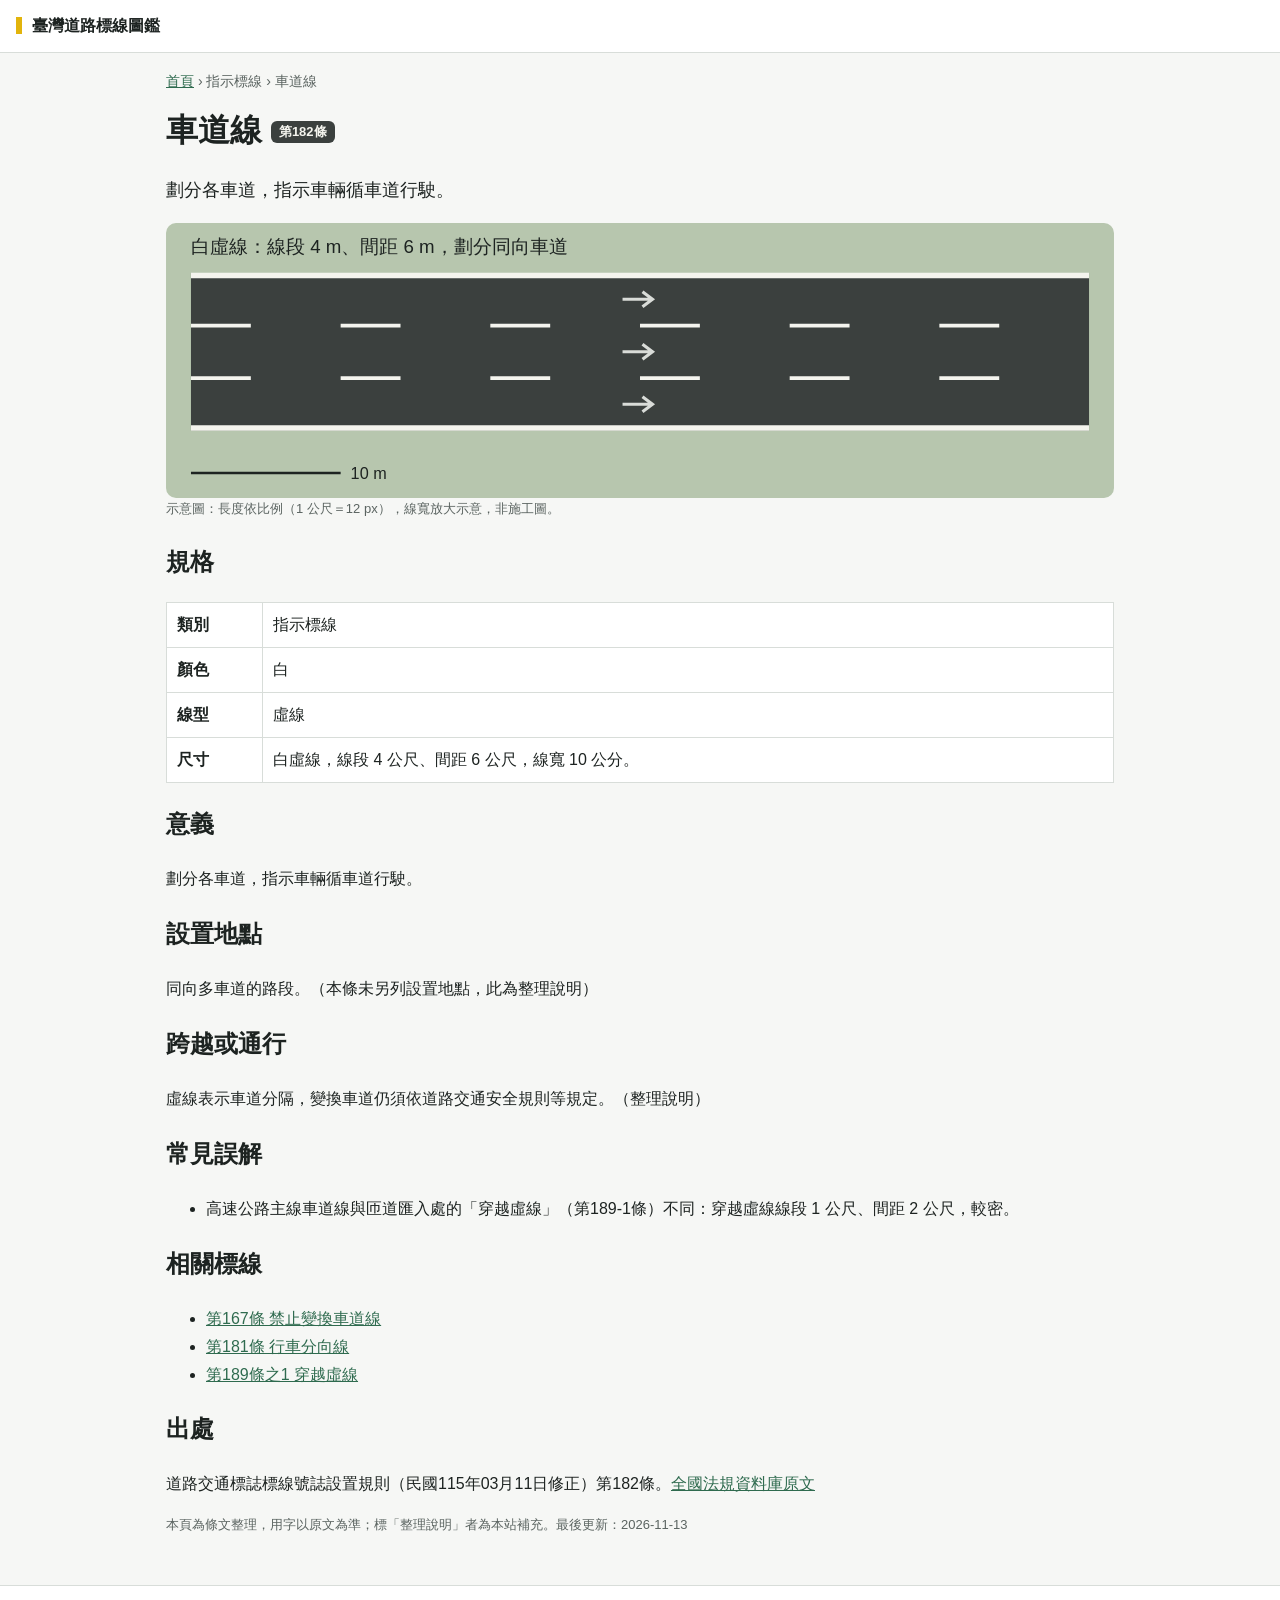
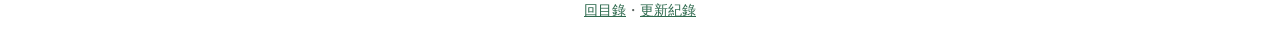
<file: markings/182-chedao.html>
<!doctype html>
<html lang="zh-Hant-TW">
<head>
<meta charset="utf-8">
<meta name="viewport" content="width=device-width, initial-scale=1">
<title>車道線｜臺灣道路標線圖鑑</title>
<meta name="description" content="第182條 車道線：劃分各車道，指示車輛循車道行駛。">
<link rel="stylesheet" href="../assets/style.css">
</head>
<body>
<header class="site"><a class="brand" href="../index.html">臺灣道路標線圖鑑</a></header>
<main class="page" data-id="182">
<nav class="crumb"><a href="../index.html">首頁</a> › 指示標線 › 車道線</nav>
<h1>車道線 <span class="badge">第182條</span></h1>
<p class="lead">劃分各車道，指示車輛循車道行駛。</p>

<figure id="diagram"><img src="../assets/diagrams/182-chedao.svg" alt="車道線示意圖" width="760">
<figcaption>示意圖：長度依比例（1 公尺＝12 px），線寬放大示意，非施工圖。</figcaption></figure>
<section id="spec"><h2>規格</h2>
<table><tr><th>類別</th><td>指示標線</td></tr><tr><th>顏色</th><td>白</td></tr>
<tr><th>線型</th><td>虛線</td></tr><tr><th>尺寸</th><td>白虛線，線段 4 公尺、間距 6 公尺，線寬 10 公分。</td></tr></table></section>
<section id="meaning"><h2>意義</h2><p>劃分各車道，指示車輛循車道行駛。</p></section>
<section id="where"><h2>設置地點</h2><p>同向多車道的路段。（本條未另列設置地點，此為整理說明）</p></section>
<section id="crossing"><h2>跨越或通行</h2><p>虛線表示車道分隔，變換車道仍須依道路交通安全規則等規定。（整理說明）</p></section>
<section id="misread"><h2>常見誤解</h2><ul><li>高速公路主線車道線與匝道匯入處的「穿越虛線」（第189-1條）不同：穿越虛線線段 1 公尺、間距 2 公尺，較密。</li></ul></section>
<section id="related"><h2>相關標線</h2><ul><li><a href="167-jinzhi-bianhuan.html">第167條 禁止變換車道線</a></li><li><a href="181-xingche-fenxiang.html">第181條 行車分向線</a></li><li><a href="189-1-chuanyue-xu.html">第189條之1 穿越虛線</a></li></ul></section>
<section id="source"><h2>出處</h2><p>道路交通標誌標線號誌設置規則（民國115年03月11日修正）第182條。<a href="https://law.moj.gov.tw/LawClass/LawAll.aspx?pcode=K0040014">全國法規資料庫原文</a></p>
<p class="note">本頁為條文整理，用字以原文為準；標「整理說明」者為本站補充。最後更新：2026-11-13</p></section>
</main>
<footer class="site"><a href="../index.html">回目錄</a>・<a href="../changelog.html">更新紀錄</a></footer>
</body>
</html>
</file>
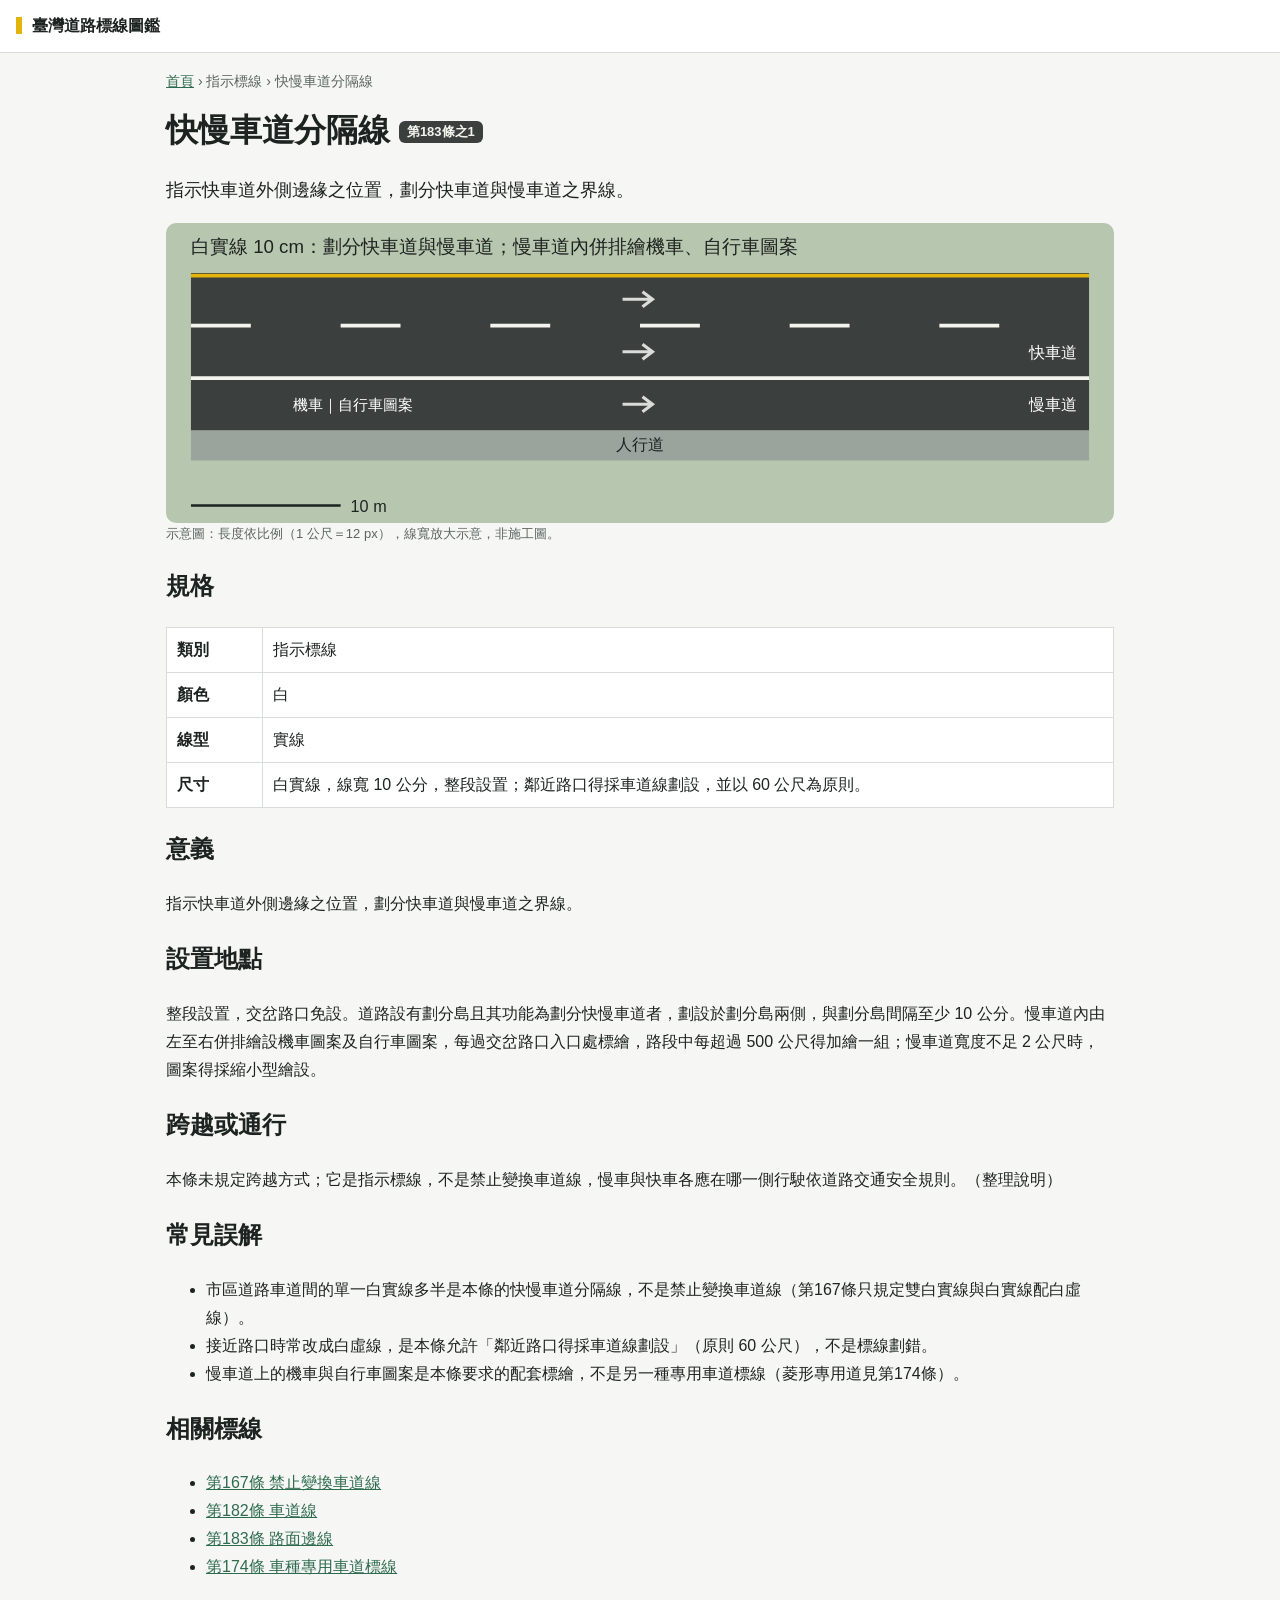
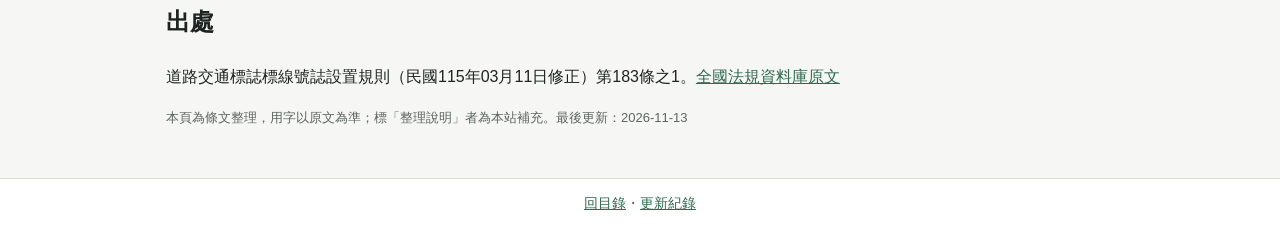
<file: markings/183-1-kuaiman-fenge.html>
<!doctype html>
<html lang="zh-Hant-TW">
<head>
<meta charset="utf-8">
<meta name="viewport" content="width=device-width, initial-scale=1">
<title>快慢車道分隔線｜臺灣道路標線圖鑑</title>
<meta name="description" content="第183條之1 快慢車道分隔線：指示快車道外側邊緣之位置，劃分快車道與慢車道之界線。">
<link rel="stylesheet" href="../assets/style.css">
</head>
<body>
<header class="site"><a class="brand" href="../index.html">臺灣道路標線圖鑑</a></header>
<main class="page" data-id="183-1">
<nav class="crumb"><a href="../index.html">首頁</a> › 指示標線 › 快慢車道分隔線</nav>
<h1>快慢車道分隔線 <span class="badge">第183條之1</span></h1>
<p class="lead">指示快車道外側邊緣之位置，劃分快車道與慢車道之界線。</p>

<figure id="diagram"><img src="../assets/diagrams/183-1-kuaiman-fenge.svg" alt="快慢車道分隔線示意圖" width="760">
<figcaption>示意圖：長度依比例（1 公尺＝12 px），線寬放大示意，非施工圖。</figcaption></figure>
<section id="spec"><h2>規格</h2>
<table><tr><th>類別</th><td>指示標線</td></tr><tr><th>顏色</th><td>白</td></tr>
<tr><th>線型</th><td>實線</td></tr><tr><th>尺寸</th><td>白實線，線寬 10 公分，整段設置；鄰近路口得採車道線劃設，並以 60 公尺為原則。</td></tr></table></section>
<section id="meaning"><h2>意義</h2><p>指示快車道外側邊緣之位置，劃分快車道與慢車道之界線。</p></section>
<section id="where"><h2>設置地點</h2><p>整段設置，交岔路口免設。道路設有劃分島且其功能為劃分快慢車道者，劃設於劃分島兩側，與劃分島間隔至少 10 公分。慢車道內由左至右併排繪設機車圖案及自行車圖案，每過交岔路口入口處標繪，路段中每超過 500 公尺得加繪一組；慢車道寬度不足 2 公尺時，圖案得採縮小型繪設。</p></section>
<section id="crossing"><h2>跨越或通行</h2><p>本條未規定跨越方式；它是指示標線，不是禁止變換車道線，慢車與快車各應在哪一側行駛依道路交通安全規則。（整理說明）</p></section>
<section id="misread"><h2>常見誤解</h2><ul><li>市區道路車道間的單一白實線多半是本條的快慢車道分隔線，不是禁止變換車道線（第167條只規定雙白實線與白實線配白虛線）。</li><li>接近路口時常改成白虛線，是本條允許「鄰近路口得採車道線劃設」（原則 60 公尺），不是標線劃錯。</li><li>慢車道上的機車與自行車圖案是本條要求的配套標繪，不是另一種專用車道標線（菱形專用道見第174條）。</li></ul></section>
<section id="related"><h2>相關標線</h2><ul><li><a href="167-jinzhi-bianhuan.html">第167條 禁止變換車道線</a></li><li><a href="182-chedao.html">第182條 車道線</a></li><li><a href="183-lumian-bian.html">第183條 路面邊線</a></li><li><a href="174-chezhong-zhuanyong.html">第174條 車種專用車道標線</a></li></ul></section>
<section id="source"><h2>出處</h2><p>道路交通標誌標線號誌設置規則（民國115年03月11日修正）第183條之1。<a href="https://law.moj.gov.tw/LawClass/LawAll.aspx?pcode=K0040014">全國法規資料庫原文</a></p>
<p class="note">本頁為條文整理，用字以原文為準；標「整理說明」者為本站補充。最後更新：2026-11-13</p></section>
</main>
<footer class="site"><a href="../index.html">回目錄</a>・<a href="../changelog.html">更新紀錄</a></footer>
</body>
</html>
</file>
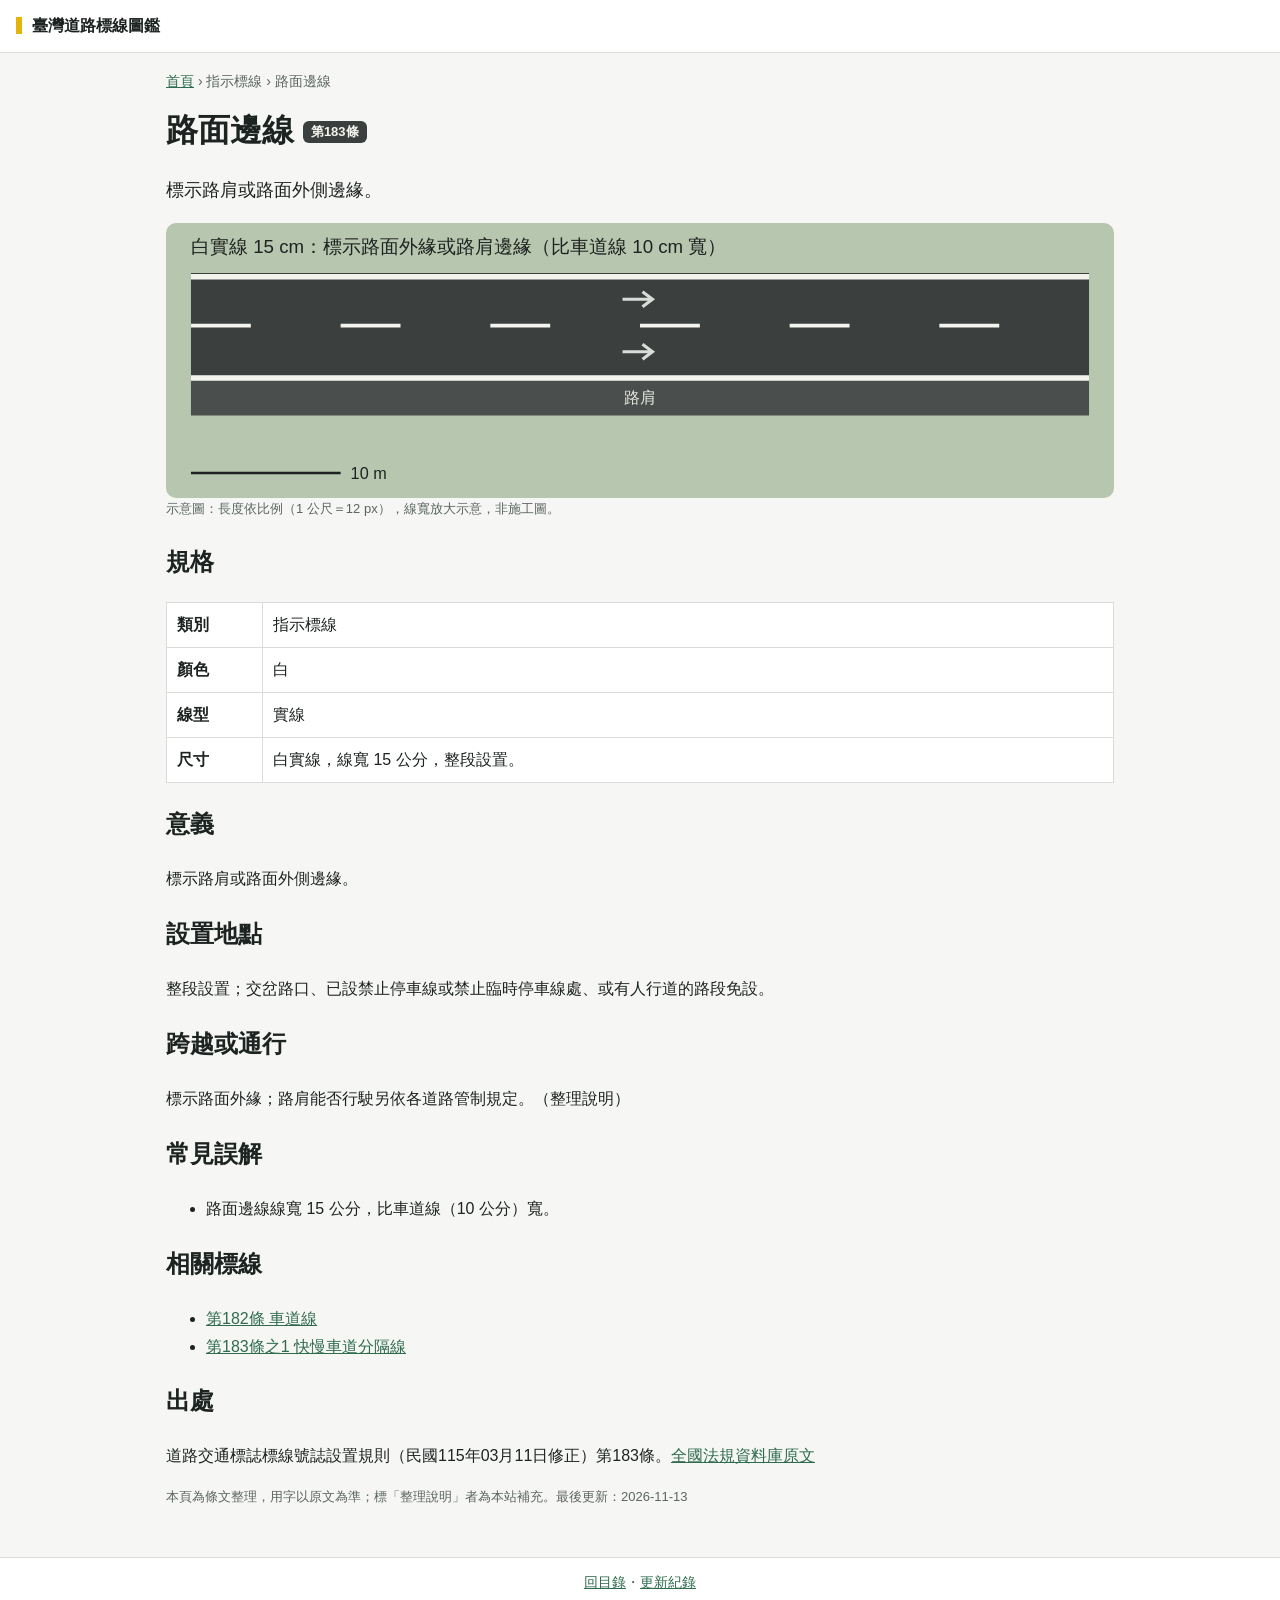
<file: markings/183-lumian-bian.html>
<!doctype html>
<html lang="zh-Hant-TW">
<head>
<meta charset="utf-8">
<meta name="viewport" content="width=device-width, initial-scale=1">
<title>路面邊線｜臺灣道路標線圖鑑</title>
<meta name="description" content="第183條 路面邊線：標示路肩或路面外側邊緣。">
<link rel="stylesheet" href="../assets/style.css">
</head>
<body>
<header class="site"><a class="brand" href="../index.html">臺灣道路標線圖鑑</a></header>
<main class="page" data-id="183">
<nav class="crumb"><a href="../index.html">首頁</a> › 指示標線 › 路面邊線</nav>
<h1>路面邊線 <span class="badge">第183條</span></h1>
<p class="lead">標示路肩或路面外側邊緣。</p>

<figure id="diagram"><img src="../assets/diagrams/183-lumian-bian.svg" alt="路面邊線示意圖" width="760">
<figcaption>示意圖：長度依比例（1 公尺＝12 px），線寬放大示意，非施工圖。</figcaption></figure>
<section id="spec"><h2>規格</h2>
<table><tr><th>類別</th><td>指示標線</td></tr><tr><th>顏色</th><td>白</td></tr>
<tr><th>線型</th><td>實線</td></tr><tr><th>尺寸</th><td>白實線，線寬 15 公分，整段設置。</td></tr></table></section>
<section id="meaning"><h2>意義</h2><p>標示路肩或路面外側邊緣。</p></section>
<section id="where"><h2>設置地點</h2><p>整段設置；交岔路口、已設禁止停車線或禁止臨時停車線處、或有人行道的路段免設。</p></section>
<section id="crossing"><h2>跨越或通行</h2><p>標示路面外緣；路肩能否行駛另依各道路管制規定。（整理說明）</p></section>
<section id="misread"><h2>常見誤解</h2><ul><li>路面邊線線寬 15 公分，比車道線（10 公分）寬。</li></ul></section>
<section id="related"><h2>相關標線</h2><ul><li><a href="182-chedao.html">第182條 車道線</a></li><li><a href="183-1-kuaiman-fenge.html">第183條之1 快慢車道分隔線</a></li></ul></section>
<section id="source"><h2>出處</h2><p>道路交通標誌標線號誌設置規則（民國115年03月11日修正）第183條。<a href="https://law.moj.gov.tw/LawClass/LawAll.aspx?pcode=K0040014">全國法規資料庫原文</a></p>
<p class="note">本頁為條文整理，用字以原文為準；標「整理說明」者為本站補充。最後更新：2026-11-13</p></section>
</main>
<footer class="site"><a href="../index.html">回目錄</a>・<a href="../changelog.html">更新紀錄</a></footer>
</body>
</html>
</file>
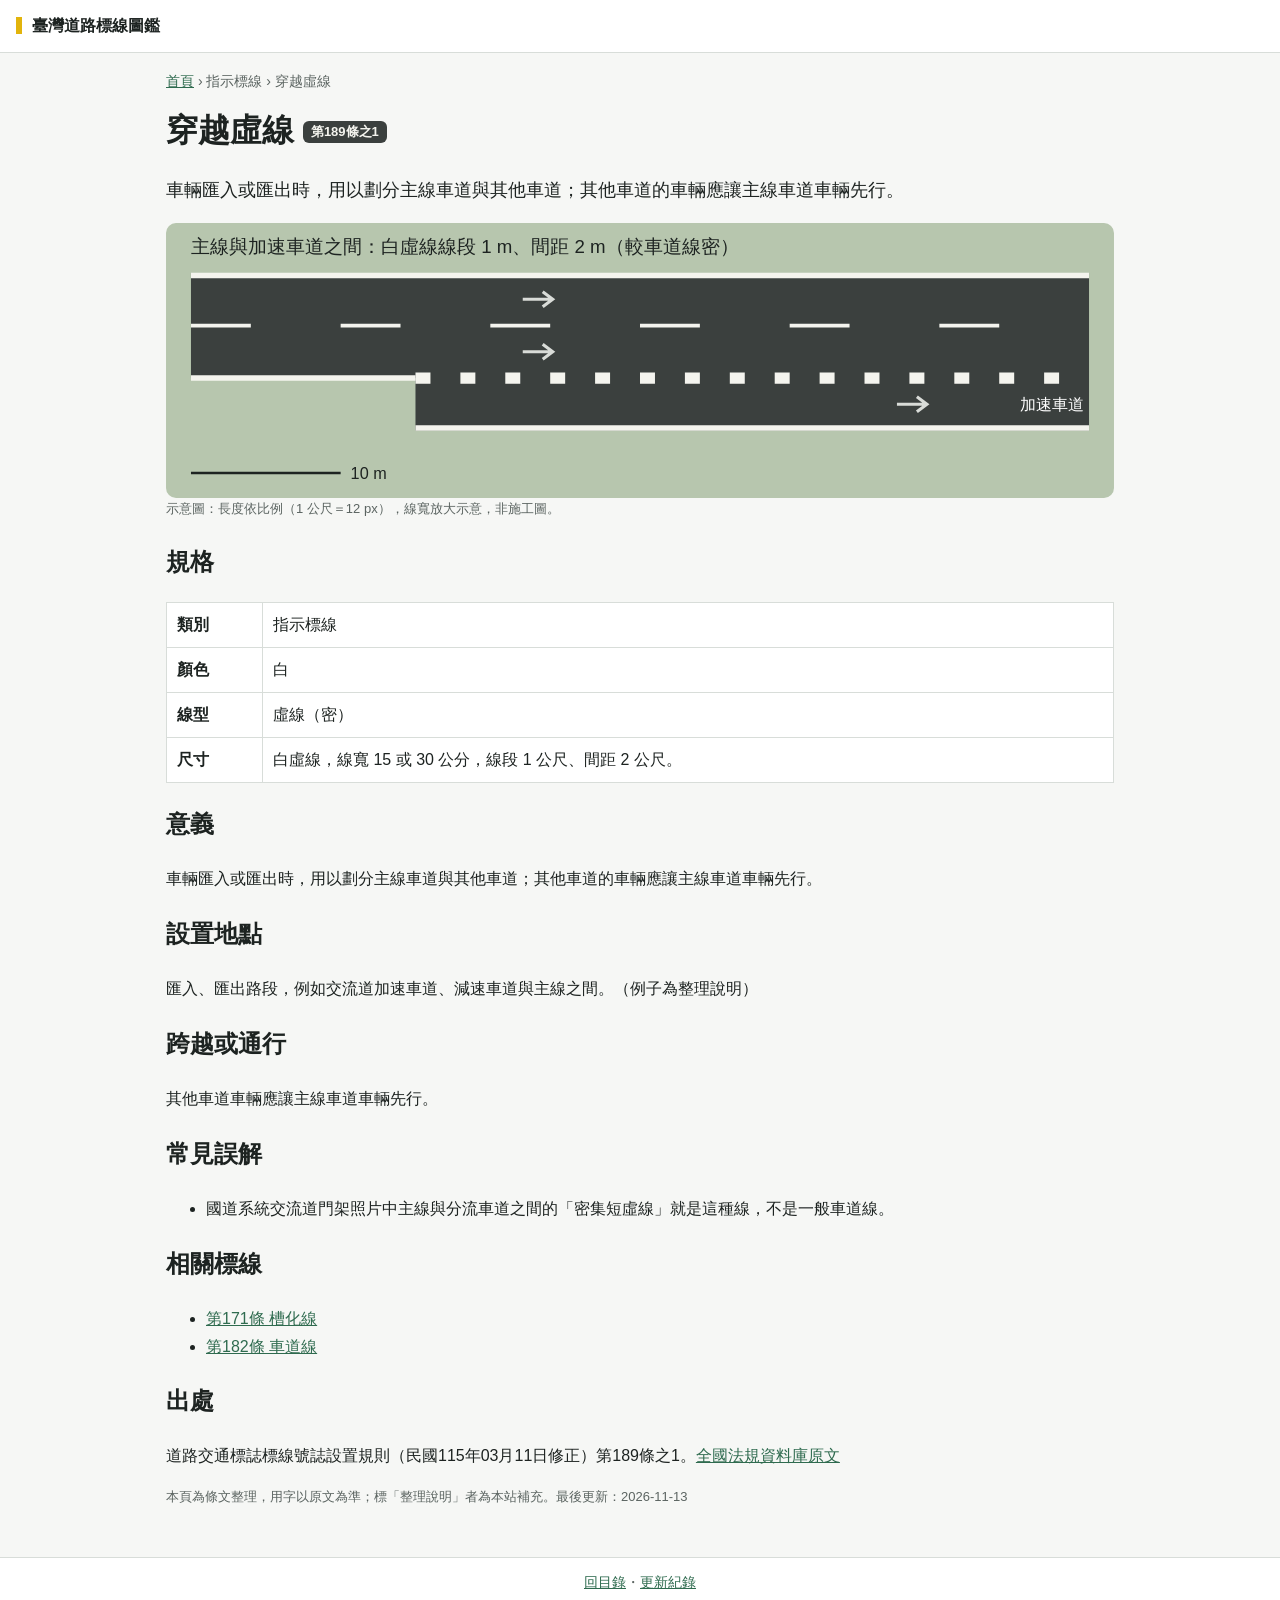
<file: markings/189-1-chuanyue-xu.html>
<!doctype html>
<html lang="zh-Hant-TW">
<head>
<meta charset="utf-8">
<meta name="viewport" content="width=device-width, initial-scale=1">
<title>穿越虛線｜臺灣道路標線圖鑑</title>
<meta name="description" content="第189條之1 穿越虛線：車輛匯入或匯出時，用以劃分主線車道與其他車道；其他車道的車輛應讓主線車道車輛先行。">
<link rel="stylesheet" href="../assets/style.css">
</head>
<body>
<header class="site"><a class="brand" href="../index.html">臺灣道路標線圖鑑</a></header>
<main class="page" data-id="189-1">
<nav class="crumb"><a href="../index.html">首頁</a> › 指示標線 › 穿越虛線</nav>
<h1>穿越虛線 <span class="badge">第189條之1</span></h1>
<p class="lead">車輛匯入或匯出時，用以劃分主線車道與其他車道；其他車道的車輛應讓主線車道車輛先行。</p>

<figure id="diagram"><img src="../assets/diagrams/189-1-chuanyue-xu.svg" alt="穿越虛線示意圖" width="760">
<figcaption>示意圖：長度依比例（1 公尺＝12 px），線寬放大示意，非施工圖。</figcaption></figure>
<section id="spec"><h2>規格</h2>
<table><tr><th>類別</th><td>指示標線</td></tr><tr><th>顏色</th><td>白</td></tr>
<tr><th>線型</th><td>虛線（密）</td></tr><tr><th>尺寸</th><td>白虛線，線寬 15 或 30 公分，線段 1 公尺、間距 2 公尺。</td></tr></table></section>
<section id="meaning"><h2>意義</h2><p>車輛匯入或匯出時，用以劃分主線車道與其他車道；其他車道的車輛應讓主線車道車輛先行。</p></section>
<section id="where"><h2>設置地點</h2><p>匯入、匯出路段，例如交流道加速車道、減速車道與主線之間。（例子為整理說明）</p></section>
<section id="crossing"><h2>跨越或通行</h2><p>其他車道車輛應讓主線車道車輛先行。</p></section>
<section id="misread"><h2>常見誤解</h2><ul><li>國道系統交流道門架照片中主線與分流車道之間的「密集短虛線」就是這種線，不是一般車道線。</li></ul></section>
<section id="related"><h2>相關標線</h2><ul><li><a href="171-caohua.html">第171條 槽化線</a></li><li><a href="182-chedao.html">第182條 車道線</a></li></ul></section>
<section id="source"><h2>出處</h2><p>道路交通標誌標線號誌設置規則（民國115年03月11日修正）第189條之1。<a href="https://law.moj.gov.tw/LawClass/LawAll.aspx?pcode=K0040014">全國法規資料庫原文</a></p>
<p class="note">本頁為條文整理，用字以原文為準；標「整理說明」者為本站補充。最後更新：2026-11-13</p></section>
</main>
<footer class="site"><a href="../index.html">回目錄</a>・<a href="../changelog.html">更新紀錄</a></footer>
</body>
</html>
</file>
<file: assets/style.css>
/* 臺灣道路標線圖鑑：全站唯一樣式檔。顏色只用下方變數，不在頁面內寫 style。 */
:root{--bg:#f6f7f5;--card:#fff;--ink:#1d2321;--muted:#5b6461;--line:#d8ddd9;--accent:#2f6b4f;--asphalt:#3b403e;--mark-white:#f4f4ee;--mark-yellow:#e2b40c}
@media (prefers-color-scheme:dark){:root{--bg:#161a19;--card:#1f2523;--ink:#e8ece9;--muted:#a3ada8;--line:#333b38;--accent:#7cc6a0}}
*{box-sizing:border-box}
body{margin:0;background:var(--bg);color:var(--ink);font:16px/1.75 "Noto Sans TC","PingFang TC","Microsoft JhengHei",sans-serif}
a{color:var(--accent)}
header.site,footer.site{padding:12px 16px;border-bottom:1px solid var(--line);background:var(--card)}
footer.site{border-top:1px solid var(--line);border-bottom:0;margin-top:48px;color:var(--muted);font-size:14px;text-align:center}
.brand{font-weight:800;text-decoration:none;color:var(--ink);border-left:6px solid var(--mark-yellow);padding-left:10px}
main{max-width:980px;margin:0 auto;padding:0 16px}
.hero{padding:32px 0 8px}.hero h1{font-size:2rem;margin:0 0 8px}.quick{font-size:15px}
.group h2{border-bottom:2px solid var(--line);padding-bottom:4px;margin-top:32px}
.grid{display:grid;grid-template-columns:repeat(auto-fill,minmax(260px,1fr));gap:16px}
.card{display:flex;flex-direction:column;gap:4px;background:var(--card);border:1px solid var(--line);border-radius:12px;padding:12px;text-decoration:none;color:var(--ink)}
.card:hover{border-color:var(--accent)}
.card img{width:100%;height:auto;border-radius:8px}
.card strong{font-size:1.1rem}.card .sum{color:var(--muted);font-size:14px}
.badge{display:inline-block;align-self:flex-start;background:var(--asphalt);color:var(--mark-white);border-radius:6px;padding:0 8px;font-size:13px;font-weight:700;vertical-align:middle}
.page h1{margin:8px 0}.crumb{font-size:14px;color:var(--muted);margin-top:16px}.lead{font-size:1.1rem}
figure{margin:16px 0}figure img{width:100%;height:auto;border-radius:10px;display:block}
figcaption,.note{color:var(--muted);font-size:13px}
table{border-collapse:collapse;width:100%;background:var(--card)}
th,td{border:1px solid var(--line);padding:8px 10px;text-align:left;vertical-align:top}th{width:6em;white-space:nowrap}
.verify{border-left:4px solid var(--mark-yellow);background:var(--card);padding:8px 12px;font-size:14px}
</file>
